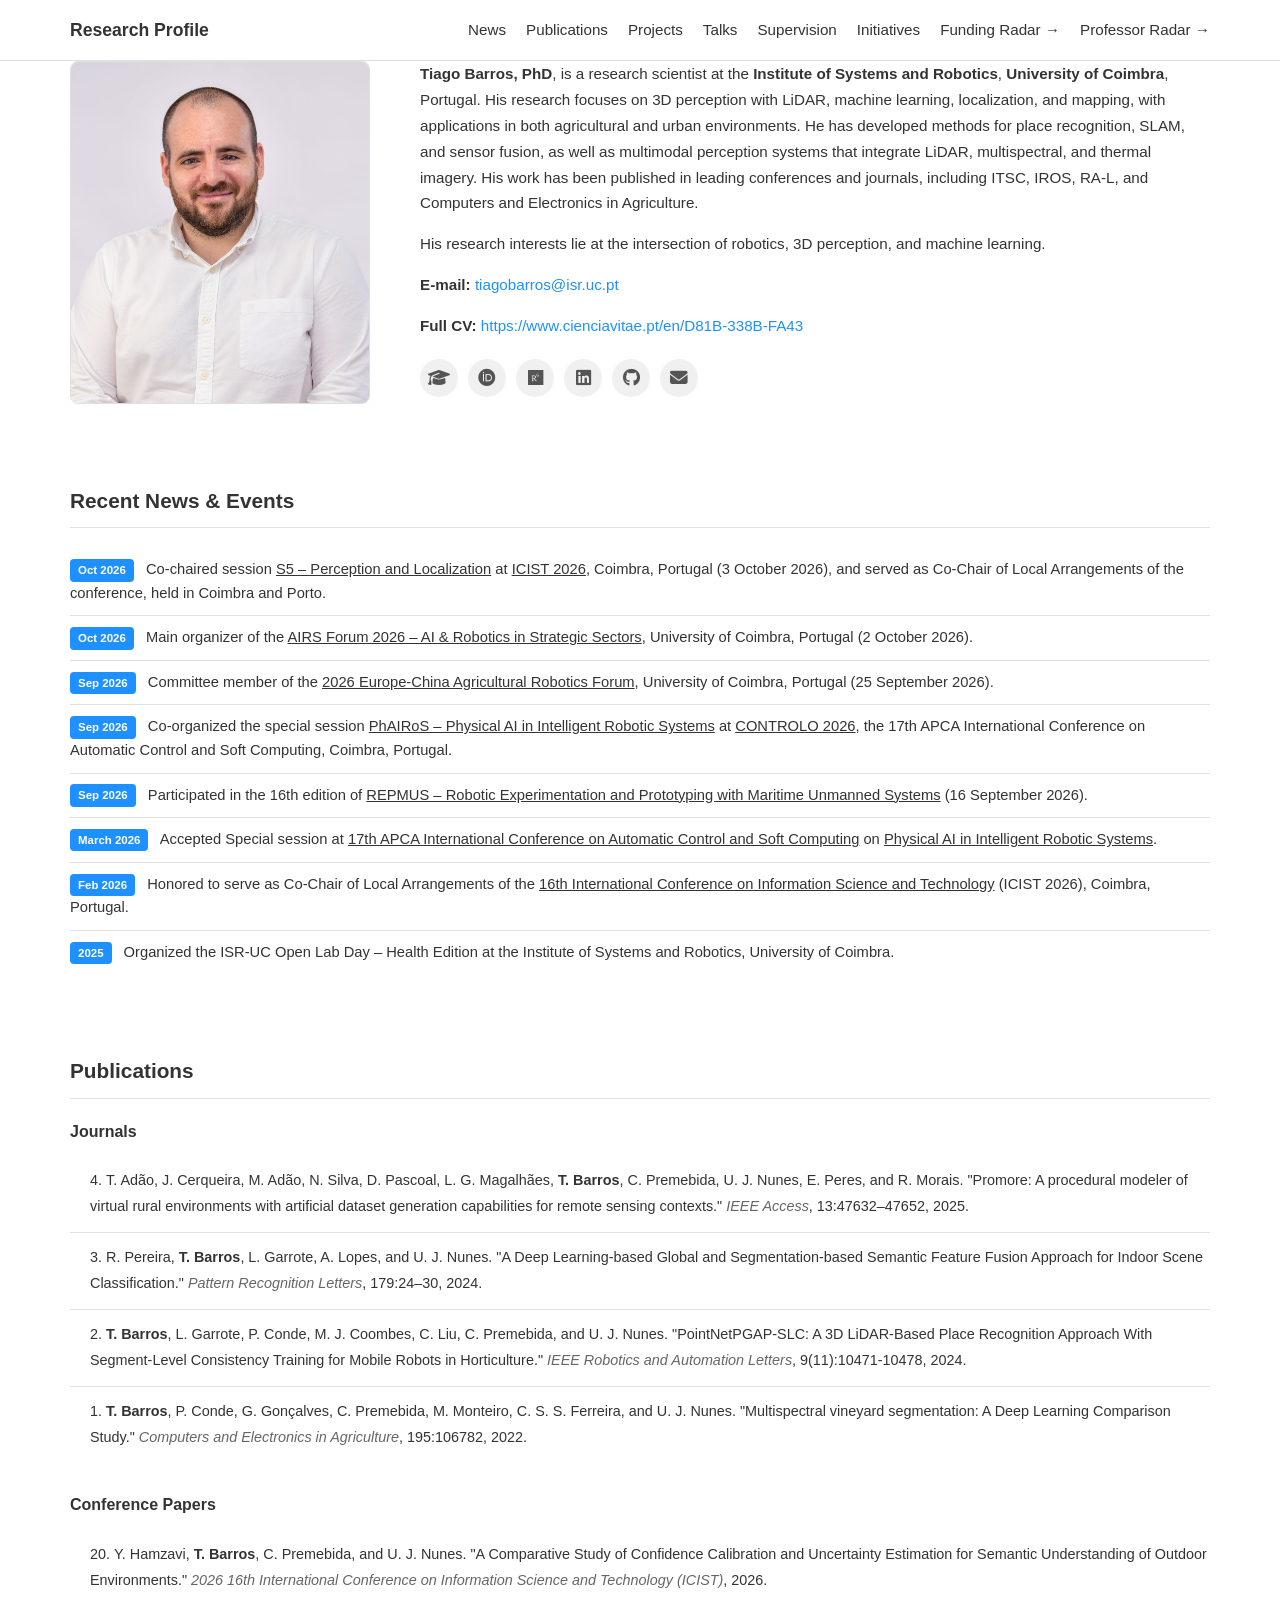
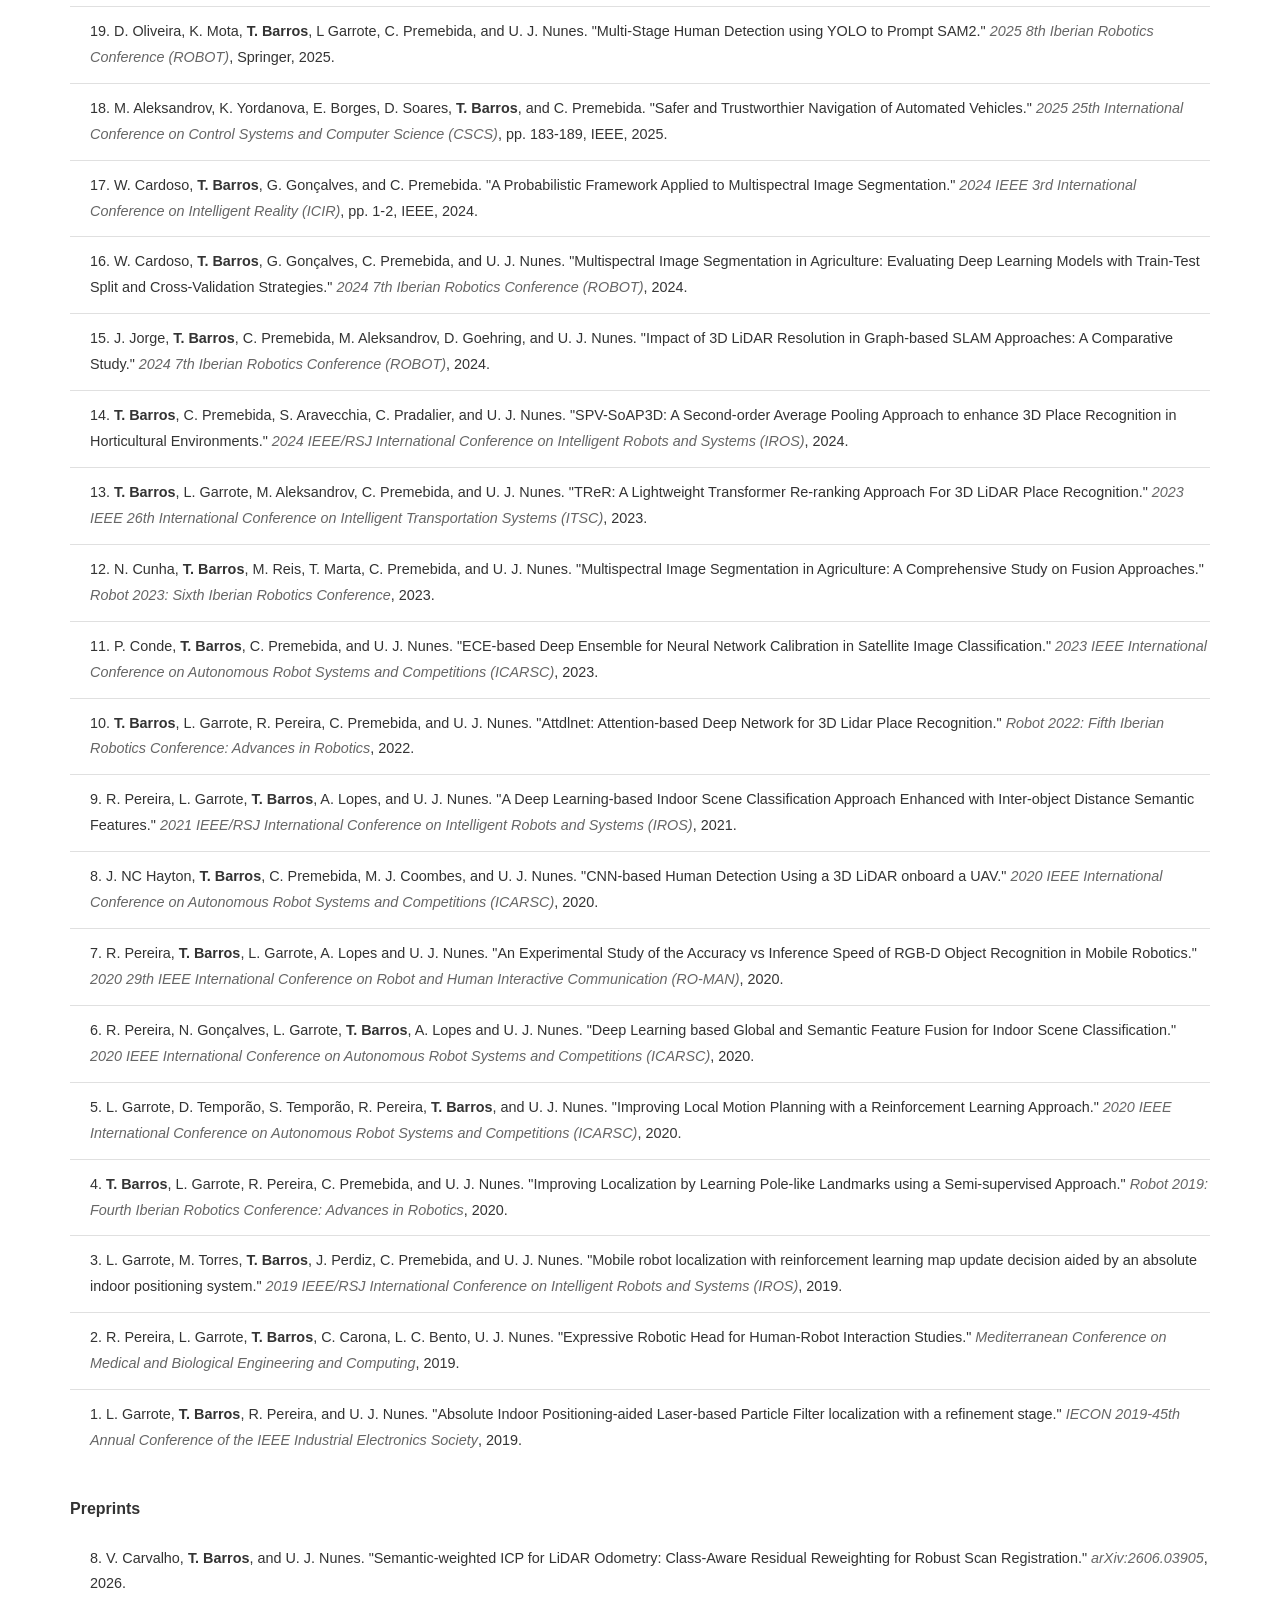
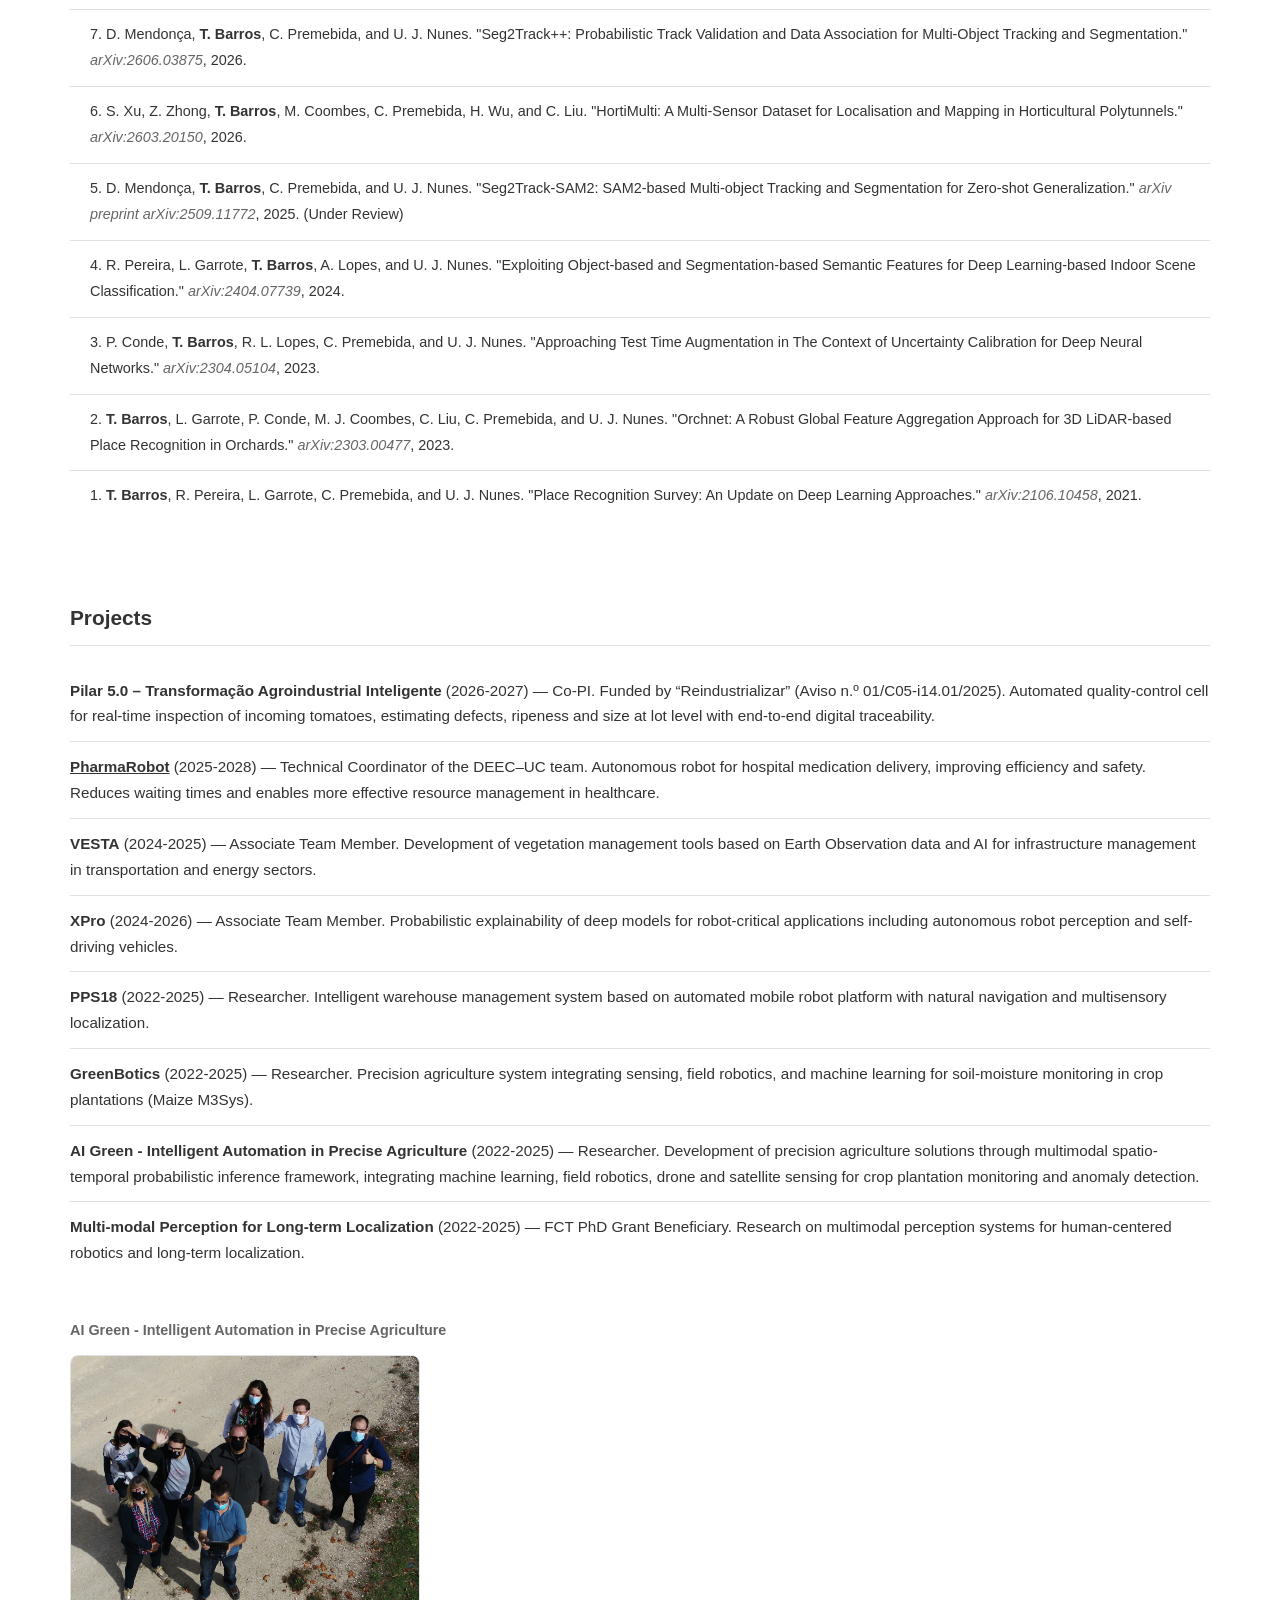
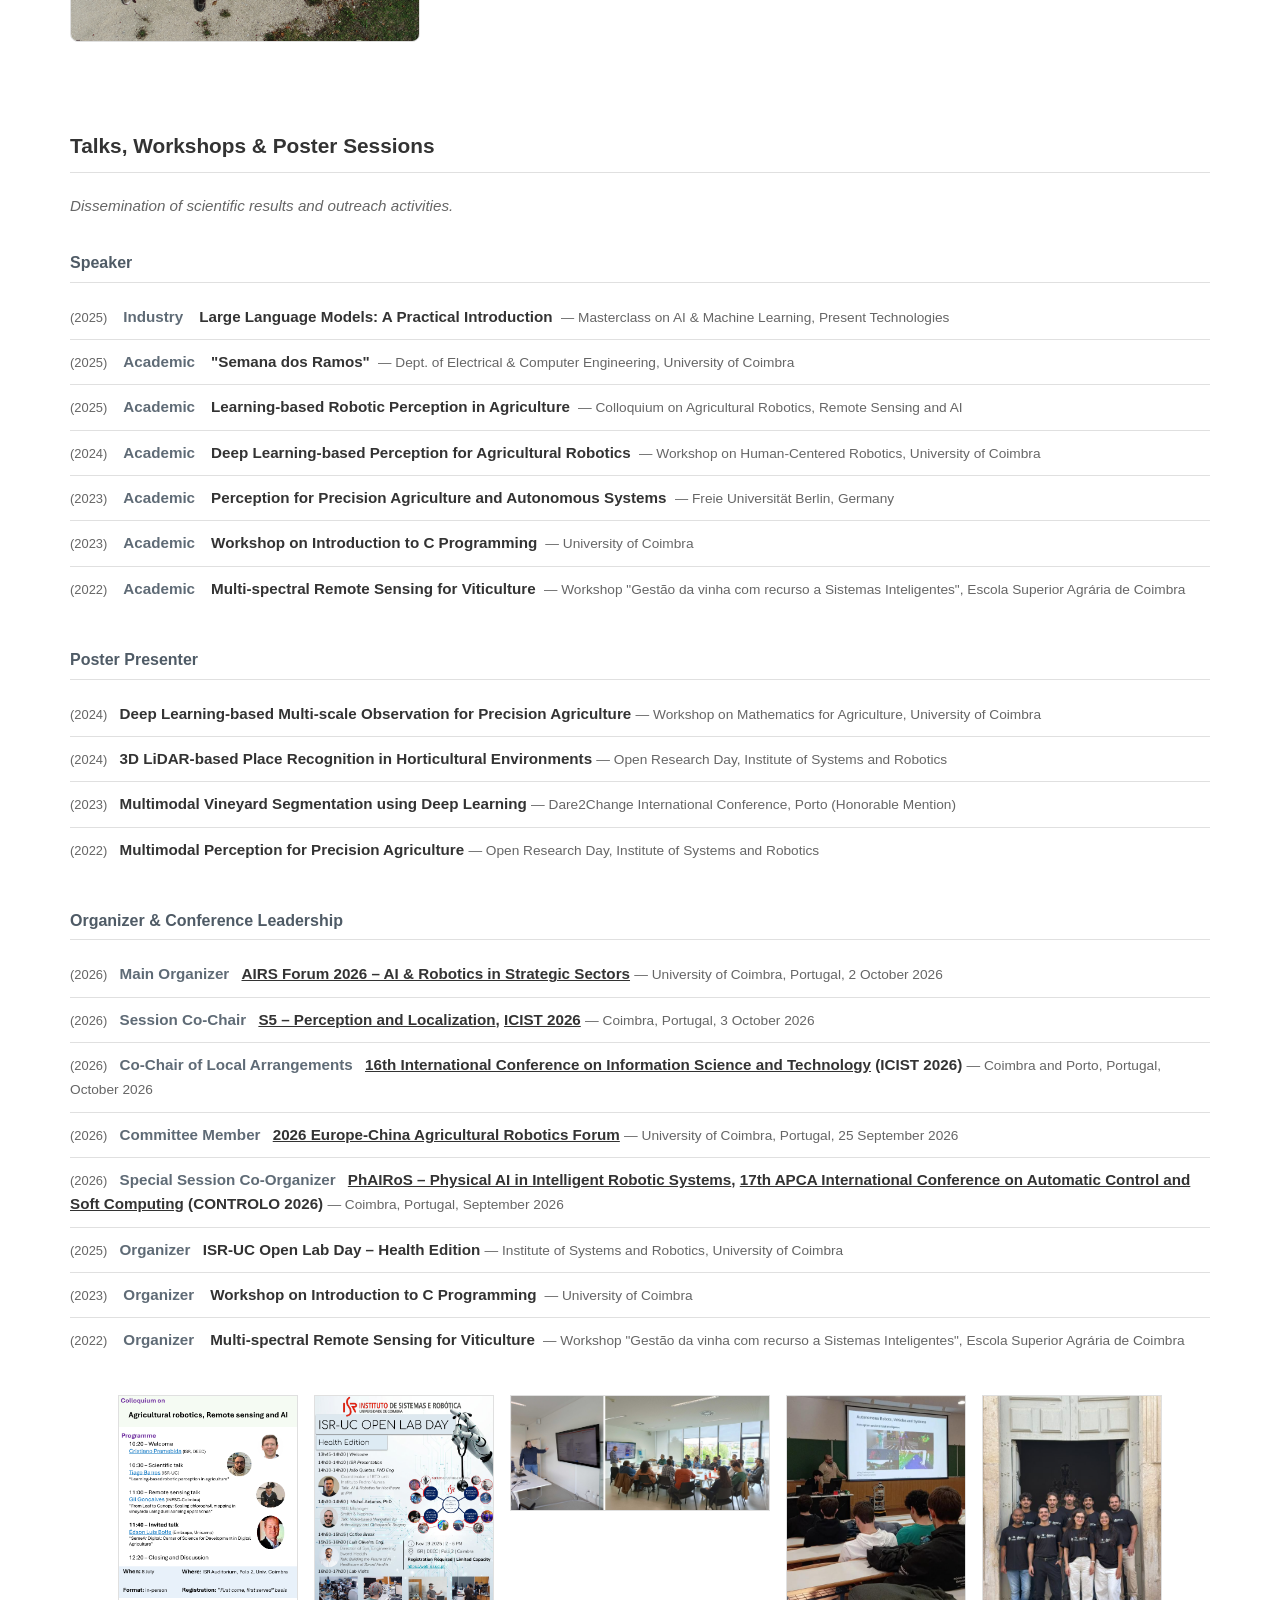
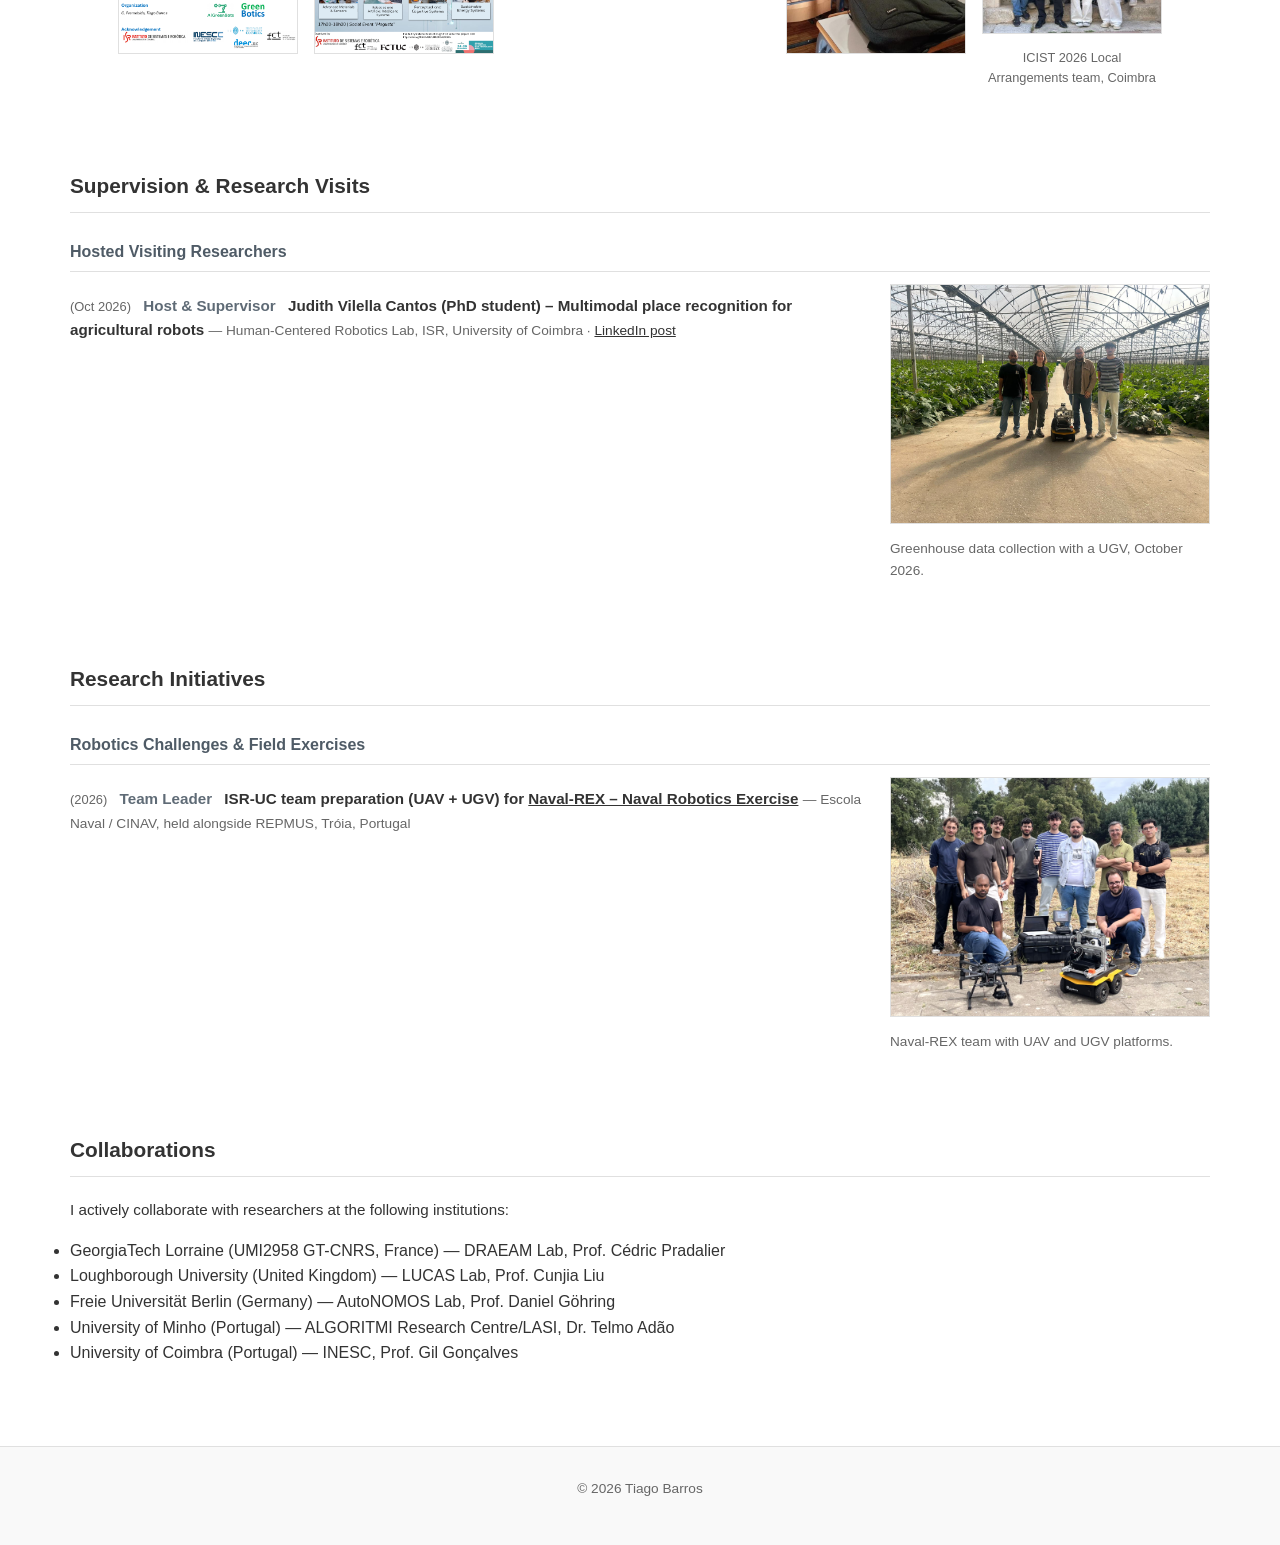
<file: index.html>
<!DOCTYPE html>
<html lang="en">
<head>
    <meta charset="UTF-8">
    <meta name="viewport" content="width=device-width, initial-scale=1.0">
    <title>Tiago Barros Research Profile</title>
    <meta name="description" content="Research scientist at ISR-UC. Expertise in 3D LiDAR perception, machine learning, robotics SLAM, and precision agriculture.">
    <link rel="stylesheet" href="assets/css/main.css?v=20260305-1">
    <link rel="stylesheet" href="https://cdnjs.cloudflare.com/ajax/libs/font-awesome/6.5.0/css/all.min.css">

</head>
<body>
    <div class="wrapper">
        <!-- Navigation -->
        <nav class="navbar">
            <div class="container">
                <div class="nav-brand">Research Profile</div>
                <button class="nav-toggle" aria-label="Open menu" aria-expanded="false">
                    <span></span>
                    <span></span>
                    <span></span>
                </button>
                <ul class="nav-menu">
                    <li><a href="#news">News</a></li>
                    <li><a href="#publications">Publications</a></li>
                    <li><a href="#projects">Projects</a></li>
                    <li><a href="#teaching">Talks</a></li>
                    <li><a href="#supervision">Supervision</a></li>
                    <li><a href="#initiatives">Initiatives</a></li>
                    <li><a href="funding-radar/index.html" target="_blank">Funding Radar →</a></li>
                    <li><a href="professor-radar/index.html" target="_blank">Professor Radar →</a></li>

                </ul>
            </div>
        </nav>

        <main class="container">
            <!-- Welcome Section with Photo -->
            <section class="welcome">
                <div class="welcome-content">
                    <div class="photo-container">
                        <img src="assets/images/tiago.png" alt="Research Profile" class="profile-photo">
                    </div>
                    <div class="welcome-text">
                        <p>
                            <strong>Tiago Barros, PhD</strong>, is a research scientist at the <strong>Institute of Systems and Robotics</strong>, <strong>University of Coimbra</strong>, Portugal. His research focuses on 3D perception with LiDAR, machine learning, localization, and mapping, with applications in both agricultural and urban environments. He has developed methods for place recognition, SLAM, and sensor fusion, as well as multimodal perception systems that integrate LiDAR, multispectral, and thermal imagery. His work has been published in leading conferences and journals, including ITSC, IROS, RA-L, and Computers and Electronics in Agriculture.
                        </p>

                        <p>
                            His research interests lie at the intersection of robotics, 3D perception, and machine learning.
                        </p>

                        <!-- Contact Links -->
                        <div class="contact-links">
                            <p>
                                <strong>E-mail:</strong> <a href="mailto:tiagobarros@isr.uc.pt">tiagobarros@isr.uc.pt</a>
                            </p>
                            <p>
                                <strong>Full CV:</strong> <a href="https://www.cienciavitae.pt/en/D81B-338B-FA43" target="_blank">https://www.cienciavitae.pt/en/D81B-338B-FA43</a>
                            </p>
                        </div>

                        <!-- Social Icons -->
                        <div class="social-icons">
                            <a href="https://scholar.google.com/citations?user=mabN76EAAAAJ&hl=pt-PT&authuser=1" target="_blank" title="Google Scholar"><i class="fa-solid fa-graduation-cap"></i></a>
                            <a href="https://orcid.org/0000-0001-7574-3819" target="_blank" title="ORCID"><i class="fa-brands fa-orcid"></i></a>
                            <a href="https://www.researchgate.net/profile/Tiago-Barros-15?ev=hdr_xprf" target="_blank" title="ResearchGate"><i class="fa-brands fa-researchgate"></i></a>
                            <a href="https://www.linkedin.com/in/tiago-barros-7590a735/" target="_blank" title="LinkedIn"><i class="fa-brands fa-linkedin"></i></a>
                            <a href="https://github.com/Cybonic" target="_blank" title="GitHub"><i class="fa-brands fa-github"></i></a>
                            <a href="mailto:tiagobarros@isr.uc.pt" title="Email"><i class="fa-solid fa-envelope"></i></a>
                        </div>
                    </div>
                </div>
            </section>

            <!-- News Section -->
            <section id="news" class="news">
                <h2>Recent News & Events</h2>
                <ul class="news-list">
                    <li class="news-item">
                        <span class="news-date">Oct 2026</span> Co-chaired session <a href="https://conference.cs.cityu.edu.hk/icist/program/ICIST%202026%20Program%20v3.pdf" target="_blank">S5 – Perception and Localization</a> at <a href="https://conference.cs.cityu.edu.hk/icist/" target="_blank">ICIST 2026</a>, Coimbra, Portugal (3 October 2026), and served as Co-Chair of Local Arrangements of the conference, held in Coimbra and Porto.
                    </li>
                    <li class="news-item">
                        <span class="news-date">Oct 2026</span> Main organizer of the <a href="https://airsforum.isr.uc.pt/" target="_blank">AIRS Forum 2026 – AI &amp; Robotics in Strategic Sectors</a>, University of Coimbra, Portugal (2 October 2026).
                    </li>
                    <li class="news-item">
                        <span class="news-date">Sep 2026</span> Committee member of the <a href="https://www.ecar-forum.com/" target="_blank">2026 Europe-China Agricultural Robotics Forum</a>, University of Coimbra, Portugal (25 September 2026).
                    </li>
                    <li class="news-item">
                        <span class="news-date">Sep 2026</span> Co-organized the special session <a href="https://controlo2026.apca.pt/wp-content/uploads/2026/04/SS08.pdf" target="_blank">PhAIRoS – Physical AI in Intelligent Robotic Systems</a> at <a href="https://controlo2026.apca.pt" target="_blank">CONTROLO 2026</a>, the 17th APCA International Conference on Automatic Control and Soft Computing, Coimbra, Portugal.
                    </li>
                    <li class="news-item">
                        <span class="news-date">Sep 2026</span> Participated in the 16th edition of <a href="https://www.nato.int/en/news-and-events/articles/news/2026/10/08/repmus-2026-in-portugal-brings-together-nato-allies-to-test-uncrewed-maritime-systems" target="_blank">REPMUS – Robotic Experimentation and Prototyping with Maritime Unmanned Systems</a> (16 September 2026).
                    </li>
                    <li class="news-item">
                        <span class="news-date">March 2026</span> Accepted Special session at <a href="https://controlo2026.apca.pt" target="_blank">17th APCA International Conference on Automatic Control and Soft Computing</a> on   <a href="https://controlo2026.apca.pt/wp-content/uploads/2026/04/SS08.pdf" target="_blank">Physical AI in Intelligent Robotic Systems</a>.
                    </li>
                    <li class="news-item">
                        <span class="news-date">Feb 2026</span> Honored to serve as Co-Chair of Local Arrangements of the <a href="https://conference.cs.cityu.edu.hk/icist/" target="_blank">16th International Conference on Information Science and Technology</a> (ICIST 2026), Coimbra, Portugal.
                    </li>
                    <li class="news-item">
                        <span class="news-date">2025</span> Organized the ISR-UC Open Lab Day – Health Edition at the Institute of Systems and Robotics, University of Coimbra.
                    </li>
                </ul>
            </section>

            <!-- Publications Section -->
            <section id="publications" class="publications">
                <h2>Publications</h2>
                
                <h3>Journals</h3>
                <ol class="pub-list" reversed>
                    <li>
                        T. Adão, J. Cerqueira, M. Adão, N. Silva, D. Pascoal, L. G. Magalhães, <strong>T. Barros</strong>, C. Premebida, U. J. Nunes, E. Peres, and R. Morais. 
                        "Promore: A procedural modeler of virtual rural environments with artificial dataset generation capabilities for remote sensing contexts." 
                        <em>IEEE Access</em>, 13:47632–47652, 2025.
                    </li>
                    <li>
                        R. Pereira, <strong>T. Barros</strong>, L. Garrote, A. Lopes, and U. J. Nunes. 
                        "A Deep Learning-based Global and Segmentation-based Semantic Feature Fusion Approach for Indoor Scene Classification." 
                        <em>Pattern Recognition Letters</em>, 179:24–30, 2024.
                    </li>
                    <li>
                        <strong>T. Barros</strong>, L. Garrote, P. Conde, M. J. Coombes, C. Liu, C. Premebida, and U. J. Nunes. 
                        "PointNetPGAP-SLC: A 3D LiDAR-Based Place Recognition Approach With Segment-Level Consistency Training for Mobile Robots in Horticulture." 
                        <em>IEEE Robotics and Automation Letters</em>, 9(11):10471-10478, 2024.
                    </li>
                    <li>
                        <strong>T. Barros</strong>, P. Conde, G. Gonçalves, C. Premebida, M. Monteiro, C. S. S. Ferreira, and U. J. Nunes. 
                        "Multispectral vineyard segmentation: A Deep Learning Comparison Study." 
                        <em>Computers and Electronics in Agriculture</em>, 195:106782, 2022.
                    </li>
                </ol>

                <h3>Conference Papers</h3>
                <ol class="pub-list" reversed>
                    <li>
                        Y. Hamzavi, <strong>T. Barros</strong>, C. Premebida, and U. J. Nunes. 
                        "A Comparative Study of Confidence Calibration and Uncertainty Estimation for Semantic Understanding of Outdoor Environments." 
                        <em>2026 16th International Conference on Information Science and Technology (ICIST)</em>, 2026.
                    </li>
                    <li>
                        D. Oliveira, K. Mota, <strong>T. Barros</strong>, L Garrote, C. Premebida, and U. J. Nunes. 
                        "Multi-Stage Human Detection using YOLO to Prompt SAM2." 
                        <em>2025 8th Iberian Robotics Conference (ROBOT)</em>, Springer, 2025.
                    </li>
                    <li>
                        M. Aleksandrov, K. Yordanova, E. Borges, D. Soares, <strong>T. Barros</strong>, and C. Premebida. 
                        "Safer and Trustworthier Navigation of Automated Vehicles." 
                        <em>2025 25th International Conference on Control Systems and Computer Science (CSCS)</em>, pp. 183-189, IEEE, 2025.
                    </li>
                    <li>
                        W. Cardoso, <strong>T. Barros</strong>, G. Gonçalves, and C. Premebida. 
                        "A Probabilistic Framework Applied to Multispectral Image Segmentation." 
                        <em>2024 IEEE 3rd International Conference on Intelligent Reality (ICIR)</em>, pp. 1-2, IEEE, 2024.
                    </li>
                    <li>
                        W. Cardoso, <strong>T. Barros</strong>, G. Gonçalves, C. Premebida, and U. J. Nunes. 
                        "Multispectral Image Segmentation in Agriculture: Evaluating Deep Learning Models with Train-Test Split and Cross-Validation Strategies." 
                        <em>2024 7th Iberian Robotics Conference (ROBOT)</em>, 2024.
                    </li>
                    <li>
                        J. Jorge, <strong>T. Barros</strong>, C. Premebida, M. Aleksandrov, D. Goehring, and U. J. Nunes. 
                        "Impact of 3D LiDAR Resolution in Graph-based SLAM Approaches: A Comparative Study." 
                        <em>2024 7th Iberian Robotics Conference (ROBOT)</em>, 2024.
                    </li>
                    <li>
                        <strong>T. Barros</strong>, C. Premebida, S. Aravecchia, C. Pradalier, and U. J. Nunes. 
                        "SPV-SoAP3D: A Second-order Average Pooling Approach to enhance 3D Place Recognition in Horticultural Environments." 
                        <em>2024 IEEE/RSJ International Conference on Intelligent Robots and Systems (IROS)</em>, 2024.
                    </li>
                    <li>
                        <strong>T. Barros</strong>, L. Garrote, M. Aleksandrov, C. Premebida, and U. J. Nunes. 
                        "TReR: A Lightweight Transformer Re-ranking Approach For 3D LiDAR Place Recognition." 
                        <em>2023 IEEE 26th International Conference on Intelligent Transportation Systems (ITSC)</em>, 2023.
                    </li>
                    <li>
                        N. Cunha, <strong>T. Barros</strong>, M. Reis, T. Marta, C. Premebida, and U. J. Nunes. 
                        "Multispectral Image Segmentation in Agriculture: A Comprehensive Study on Fusion Approaches." 
                        <em>Robot 2023: Sixth Iberian Robotics Conference</em>, 2023.
                    </li>
                    <li>
                        P. Conde, <strong>T. Barros</strong>, C. Premebida, and U. J. Nunes. 
                        "ECE-based Deep Ensemble for Neural Network Calibration in Satellite Image Classification." 
                        <em>2023 IEEE International Conference on Autonomous Robot Systems and Competitions (ICARSC)</em>, 2023.
                    </li>
                    <li>
                        <strong>T. Barros</strong>, L. Garrote, R. Pereira, C. Premebida, and U. J. Nunes. 
                        "Attdlnet: Attention-based Deep Network for 3D Lidar Place Recognition." 
                        <em>Robot 2022: Fifth Iberian Robotics Conference: Advances in Robotics</em>, 2022.
                    </li>
                    <li>
                        R. Pereira, L. Garrote, <strong>T. Barros</strong>, A. Lopes, and U. J. Nunes. 
                        "A Deep Learning-based Indoor Scene Classification Approach Enhanced with Inter-object Distance Semantic Features." 
                        <em>2021 IEEE/RSJ International Conference on Intelligent Robots and Systems (IROS)</em>, 2021.
                    </li>
                    <li>
                        J. NC Hayton, <strong>T. Barros</strong>, C. Premebida, M. J. Coombes, and U. J. Nunes. 
                        "CNN-based Human Detection Using a 3D LiDAR onboard a UAV." 
                        <em>2020 IEEE International Conference on Autonomous Robot Systems and Competitions (ICARSC)</em>, 2020.
                    </li>
                    <li>
                        R. Pereira, <strong>T. Barros</strong>, L. Garrote, A. Lopes and U. J. Nunes. 
                        "An Experimental Study of the Accuracy vs Inference Speed of RGB-D Object Recognition in Mobile Robotics." 
                        <em>2020 29th IEEE International Conference on Robot and Human Interactive Communication (RO-MAN)</em>, 2020.
                    </li>
                    <li>
                        R. Pereira, N. Gonçalves, L. Garrote, <strong>T. Barros</strong>, A. Lopes and U. J. Nunes. 
                        "Deep Learning based Global and Semantic Feature Fusion for Indoor Scene Classification." 
                        <em>2020 IEEE International Conference on Autonomous Robot Systems and Competitions (ICARSC)</em>, 2020.
                    </li>
                    <li>
                        L. Garrote, D. Temporão, S. Temporão, R. Pereira, <strong>T. Barros</strong>, and U. J. Nunes. 
                        "Improving Local Motion Planning with a Reinforcement Learning Approach." 
                        <em>2020 IEEE International Conference on Autonomous Robot Systems and Competitions (ICARSC)</em>, 2020.
                    </li>
                    <li>
                        <strong>T. Barros</strong>, L. Garrote, R. Pereira, C. Premebida, and U. J. Nunes. 
                        "Improving Localization by Learning Pole-like Landmarks using a Semi-supervised Approach." 
                        <em>Robot 2019: Fourth Iberian Robotics Conference: Advances in Robotics</em>, 2020.
                    </li>
                    <li>
                        L. Garrote, M. Torres, <strong>T. Barros</strong>, J. Perdiz, C. Premebida, and U. J. Nunes. 
                        "Mobile robot localization with reinforcement learning map update decision aided by an absolute indoor positioning system." 
                        <em>2019 IEEE/RSJ International Conference on Intelligent Robots and Systems (IROS)</em>, 2019.
                    </li>
                    <li>
                        R. Pereira, L. Garrote, <strong>T. Barros</strong>, C. Carona, L. C. Bento, U. J. Nunes. 
                        "Expressive Robotic Head for Human-Robot Interaction Studies." 
                        <em>Mediterranean Conference on Medical and Biological Engineering and Computing</em>, 2019.
                    </li>
                    <li>
                        L. Garrote, <strong>T. Barros</strong>, R. Pereira, and U. J. Nunes. 
                        "Absolute Indoor Positioning-aided Laser-based Particle Filter localization with a refinement stage." 
                        <em>IECON 2019-45th Annual Conference of the IEEE Industrial Electronics Society</em>, 2019.
                    </li>
                </ol>

                <h3>Preprints</h3>
                <ol class="pub-list" reversed>
                    <li>
                        V. Carvalho, <strong>T. Barros</strong>, and U. J. Nunes. 
                        "Semantic-weighted ICP for LiDAR Odometry: Class-Aware Residual Reweighting for Robust Scan Registration." 
                        <em>arXiv:2606.03905</em>, 2026.
                    </li>
                    <li>
                        D. Mendonça, <strong>T. Barros</strong>, C. Premebida, and U. J. Nunes. 
                        "Seg2Track++: Probabilistic Track Validation and Data Association for Multi-Object Tracking and Segmentation." 
                        <em>arXiv:2606.03875</em>, 2026.
                    </li>
                    <li>
                        S. Xu, Z. Zhong, <strong>T. Barros</strong>, M. Coombes, C. Premebida, H. Wu, and C. Liu. 
                        "HortiMulti: A Multi-Sensor Dataset for Localisation and Mapping in Horticultural Polytunnels." 
                        <em>arXiv:2603.20150</em>, 2026.
                    </li>
                    <li>
                        D. Mendonça, <strong>T. Barros</strong>, C. Premebida, and U. J. Nunes. 
                        "Seg2Track-SAM2: SAM2-based Multi-object Tracking and Segmentation for Zero-shot Generalization." 
                        <em>arXiv preprint arXiv:2509.11772</em>, 2025. (Under Review)
                    </li>
                    <li>
                        R. Pereira, L. Garrote, <strong>T. Barros</strong>, A. Lopes, and U. J. Nunes. 
                        "Exploiting Object-based and Segmentation-based Semantic Features for Deep Learning-based Indoor Scene Classification." 
                        <em>arXiv:2404.07739</em>, 2024.
                    </li>
                    <li>
                        P. Conde, <strong>T. Barros</strong>, R. L. Lopes, C. Premebida, and U. J. Nunes. 
                        "Approaching Test Time Augmentation in The Context of Uncertainty Calibration for Deep Neural Networks." 
                        <em>arXiv:2304.05104</em>, 2023.
                    </li>
                    <li>
                        <strong>T. Barros</strong>, L. Garrote, P. Conde, M. J. Coombes, C. Liu, C. Premebida, and U. J. Nunes. 
                        "Orchnet: A Robust Global Feature Aggregation Approach for 3D LiDAR-based Place Recognition in Orchards." 
                        <em>arXiv:2303.00477</em>, 2023.
                    </li>
                    <li>
                        <strong>T. Barros</strong>, R. Pereira, L. Garrote, C. Premebida, and U. J. Nunes. 
                        "Place Recognition Survey: An Update on Deep Learning Approaches." 
                        <em>arXiv:2106.10458</em>, 2021.
                    </li>
                </ol>
            </section>

            <!-- Projects Section -->
            <section id="projects" class="projects">
                <h2>Projects</h2>
                
                <ul class="projects-list">
                    <li>
                        <strong>Pilar 5.0 – Transformação Agroindustrial Inteligente</strong> (2026-2027) — Co-PI. Funded by “Reindustrializar” (Aviso n.º 01/C05-i14.01/2025).
                        Automated quality-control cell for real-time inspection of incoming tomatoes, estimating defects, ripeness and size at lot level with end-to-end digital traceability.
                    </li>
                    <li>
                        <strong><a href="https://www.uc.pt/spgi/dpa/projetos-cof-ue/pharmarobot-robo-logistico-de-distribuicao-de-farmacos-urgentes/" target="_blank">PharmaRobot</a></strong> (2025-2028) — Technical Coordinator of the DEEC–UC team. 
                        Autonomous robot for hospital medication delivery, improving efficiency and safety. Reduces waiting times and enables more effective resource management in healthcare.
                    </li>
                    <li>
                        <strong>VESTA</strong> (2024-2025) — Associate Team Member. 
                        Development of vegetation management tools based on Earth Observation data and AI for infrastructure management in transportation and energy sectors.
                    </li>
                    <li>
                        <strong>XPro</strong> (2024-2026) — Associate Team Member. 
                        Probabilistic explainability of deep models for robot-critical applications including autonomous robot perception and self-driving vehicles.
                    </li>
                    <li>
                        <strong>PPS18</strong> (2022-2025) — Researcher. 
                        Intelligent warehouse management system based on automated mobile robot platform with natural navigation and multisensory localization.
                    </li>
                    <li>
                        <strong>GreenBotics</strong> (2022-2025) — Researcher. 
                        Precision agriculture system integrating sensing, field robotics, and machine learning for soil-moisture monitoring in crop plantations (Maize M3Sys).
                    </li>
                    <li>
                        <strong>AI Green - Intelligent Automation in Precise Agriculture</strong> (2022-2025) — Researcher. 
                        Development of precision agriculture solutions through multimodal spatio-temporal probabilistic inference framework, integrating machine learning, field robotics, drone and satellite sensing for crop plantation monitoring and anomaly detection.
                    </li>
                    <li>
                        <strong>Multi-modal Perception for Long-term Localization</strong> (2022-2025) — FCT PhD Grant Beneficiary. 
                        Research on multimodal perception systems for human-centered robotics and long-term localization.
                    </li>
                </ul>

                <!-- Team Photo - AI Green Project -->
                <div class="team-photo" style="margin-top: 40px;">
                    <p style="font-size: 0.9em; color: var(--text-light); margin-bottom: 12px;">
                        <strong>AI Green - Intelligent Automation in Precise Agriculture</strong>
                    </p>
                    <img src="assets/images/team.png" alt="AI Green Team" style="max-width: 350px; height: auto; border-radius: 8px; border: 1px solid var(--border);">
                </div>
            </section>

            <!-- Teaching Section -->
            <section id="teaching" class="teaching">
                <h2>Talks, Workshops & Poster Sessions</h2>
                <p style="font-style: italic; color: var(--text-light); margin-bottom: 25px;">Dissemination of scientific results and outreach activities.</p>

                <!-- Speaker -->
                <div class="talks-role talks-role--speaker">
                    <h3>Speaker</h3>
                    <div class="talks-list">
                        <div class="talk-entry talk-entry--single-line">
                            <span class="talk-year">(2025)</span>
                            <span class="talk-role-label">Industry</span>
                            <span class="talk-title">Large Language Models: A Practical Introduction</span>
                            <span class="talk-location">Masterclass on AI & Machine Learning, Present Technologies</span>
                        </div>
                        <div class="talk-entry talk-entry--single-line">
                            <span class="talk-year">(2025)</span>
                            <span class="talk-role-label">Academic</span>
                            <span class="talk-title">"Semana dos Ramos"</span>
                            <span class="talk-location">Dept. of Electrical & Computer Engineering, University of Coimbra</span>
                        </div>
                        <div class="talk-entry talk-entry--single-line">
                            <span class="talk-year">(2025)</span>
                            <span class="talk-role-label">Academic</span>
                            <span class="talk-title">Learning-based Robotic Perception in Agriculture</span>
                            <span class="talk-location">Colloquium on Agricultural Robotics, Remote Sensing and AI</span>
                        </div>
                        <div class="talk-entry talk-entry--single-line">
                            <span class="talk-year">(2024)</span>
                            <span class="talk-role-label">Academic</span>
                            <span class="talk-title">Deep Learning-based Perception for Agricultural Robotics</span>
                            <span class="talk-location">Workshop on Human-Centered Robotics, University of Coimbra</span>
                        </div>
                        <div class="talk-entry talk-entry--single-line">
                            <span class="talk-year">(2023)</span>
                            <span class="talk-role-label">Academic</span>
                            <span class="talk-title">Perception for Precision Agriculture and Autonomous Systems</span>
                            <span class="talk-location">Freie Universität Berlin, Germany</span>
                        </div>
                        <div class="talk-entry talk-entry--single-line">
                            <span class="talk-year">(2023)</span>
                            <span class="talk-role-label">Academic</span>
                            <span class="talk-title">Workshop on Introduction to C Programming</span>
                            <span class="talk-location">University of Coimbra</span>
                        </div>
                        <div class="talk-entry talk-entry--single-line">
                            <span class="talk-year">(2022)</span>
                            <span class="talk-role-label">Academic</span>
                            <span class="talk-title">Multi-spectral Remote Sensing for Viticulture</span>
                            <span class="talk-location">Workshop "Gestão da vinha com recurso a Sistemas Inteligentes", Escola Superior Agrária de Coimbra</span>
                        </div>
                    </div>
                </div>

                <!-- Poster Presenter -->
                <div class="talks-role talks-role--poster">
                    <h3>Poster Presenter</h3>
                    <div class="talks-list">
                        <div class="talk-entry">
                            <span class="talk-year">(2024)</span>
                            <span class="talk-title">Deep Learning-based Multi-scale Observation for Precision Agriculture</span>
                            <span class="talk-location">Workshop on Mathematics for Agriculture, University of Coimbra</span>
                        </div>
                        <div class="talk-entry">
                            <span class="talk-year">(2024)</span>
                            <span class="talk-title">3D LiDAR-based Place Recognition in Horticultural Environments</span>
                            <span class="talk-location">Open Research Day, Institute of Systems and Robotics</span>
                        </div>
                        <div class="talk-entry">
                            <span class="talk-year">(2023)</span>
                            <span class="talk-title">Multimodal Vineyard Segmentation using Deep Learning</span>
                            <span class="talk-location">Dare2Change International Conference, Porto (Honorable Mention)</span>
                        </div>
                        <div class="talk-entry">
                            <span class="talk-year">(2022)</span>
                            <span class="talk-title">Multimodal Perception for Precision Agriculture</span>
                            <span class="talk-location">Open Research Day, Institute of Systems and Robotics</span>
                        </div>
                    </div>
                </div>

                <!-- Organizer / Organizing Team Member -->
                <div class="talks-role talks-role--organizer">
                    <h3>Organizer & Conference Leadership</h3>
                    <div class="talks-list">
                        <div class="talk-entry">
                            <span class="talk-year">(2026)</span>
                            <span class="talk-role-label">Main Organizer</span>
                            <span class="talk-title"><a href="https://airsforum.isr.uc.pt/" target="_blank">AIRS Forum 2026 – AI &amp; Robotics in Strategic Sectors</a></span>
                            <span class="talk-location">University of Coimbra, Portugal, 2 October 2026</span>
                        </div>
                        <div class="talk-entry">
                            <span class="talk-year">(2026)</span>
                            <span class="talk-role-label">Session Co-Chair</span>
                            <span class="talk-title"><a href="https://conference.cs.cityu.edu.hk/icist/program/ICIST%202026%20Program%20v3.pdf" target="_blank">S5 – Perception and Localization</a>, <a href="https://conference.cs.cityu.edu.hk/icist/" target="_blank">ICIST 2026</a></span>
                            <span class="talk-location">Coimbra, Portugal, 3 October 2026</span>
                        </div>
                        <div class="talk-entry">
                            <span class="talk-year">(2026)</span>
                            <span class="talk-role-label">Co-Chair of Local Arrangements</span>
                            <span class="talk-title"><a href="https://conference.cs.cityu.edu.hk/icist/" target="_blank">16th International Conference on Information Science and Technology</a> (ICIST 2026)</span>
                            <span class="talk-location">Coimbra and Porto, Portugal, October 2026</span>
                        </div>
                        <div class="talk-entry">
                            <span class="talk-year">(2026)</span>
                            <span class="talk-role-label">Committee Member</span>
                            <span class="talk-title"><a href="https://www.ecar-forum.com/" target="_blank">2026 Europe-China Agricultural Robotics Forum</a></span>
                            <span class="talk-location">University of Coimbra, Portugal, 25 September 2026</span>
                        </div>
                        <div class="talk-entry">
                            <span class="talk-year">(2026)</span>
                            <span class="talk-role-label">Special Session Co-Organizer</span>
                            <span class="talk-title"><a href="https://controlo2026.apca.pt/wp-content/uploads/2026/04/SS08.pdf" target="_blank">PhAIRoS – Physical AI in Intelligent Robotic Systems</a>, <a href="https://controlo2026.apca.pt" target="_blank">17th APCA International Conference on Automatic Control and Soft Computing</a> (CONTROLO 2026)</span>
                            <span class="talk-location">Coimbra, Portugal, September 2026</span>
                        </div>
                        <div class="talk-entry">
                            <span class="talk-year">(2025)</span>
                            <span class="talk-role-label">Organizer</span>
                            <span class="talk-title">ISR-UC Open Lab Day – Health Edition</span>
                            <span class="talk-location">Institute of Systems and Robotics, University of Coimbra</span>
                        </div>
                         <div class="talk-entry talk-entry--single-line">
                            <span class="talk-year">(2023)</span>
                            <span class="talk-role-label">Organizer</span>
                            <span class="talk-title">Workshop on Introduction to C Programming</span>
                            <span class="talk-location">University of Coimbra</span>
                        </div>
                        <div class="talk-entry talk-entry--single-line">
                            <span class="talk-year">(2022)</span>
                            <span class="talk-role-label">Organizer</span>
                            <span class="talk-title">Multi-spectral Remote Sensing for Viticulture</span>
                            <span class="talk-location">Workshop "Gestão da vinha com recurso a Sistemas Inteligentes", Escola Superior Agrária de Coimbra</span>
                        </div>
                    </div>
                </div>

                <!-- Colloquium Poster -->
                <div style="margin-top: 2rem; display: flex; gap: 1rem; justify-content: center; flex-wrap: nowrap; align-items: flex-start;">
                    <img src="assets/images/ARRSAI.png" alt="Colloquium on Agricultural Robotics, Remote Sensing and AI" style="max-width: 180px; width: 100%; height: auto; border: 1px solid #e0e0e0;" />
                    <img src="assets/images/openday.png" alt="ISR-UC Open Lab Day - Health Edition" style="max-width: 180px; width: 100%; height: auto; border: 1px solid #e0e0e0;" />
                    <img src="assets/images/masterclass.png" alt="Masterclass session" style="max-width: 260px; width: 100%; height: auto; border: 1px solid #e0e0e0;" />
                    <img src="assets/images/semanadosramos.png" alt="Semana dos Ramos - Autonomous Robots, Vehicles and Systems" style="max-width: 180px; width: 100%; height: auto; border: 1px solid #e0e0e0;" />
                    <figure style="margin: 0; max-width: 180px; width: 100%;">
                        <img src="assets/images/icist_team.jpeg" alt="ICIST 2026 Local Arrangements team, Coimbra" loading="lazy" style="width: 100%; height: auto; border: 1px solid #e0e0e0;" />
                        <figcaption style="font-size: 0.8em; color: #666666; margin-top: 0.4rem; text-align: center;">ICIST 2026 Local Arrangements team, Coimbra</figcaption>
                    </figure>
                </div>

            </section>

            <!-- Supervision & Research Visits Section -->
            <section id="supervision" class="teaching">
                <h2>Supervision &amp; Research Visits</h2>

                <div class="talks-role talks-role--organizer">
                    <h3>Hosted Visiting Researchers</h3>
                    <div style="display: flex; flex-wrap: wrap; gap: 1.5rem; align-items: flex-start;">
                        <div class="talks-list" style="flex: 1 1 320px;">
                            <div class="talk-entry">
                                <span class="talk-year">(Oct 2026)</span>
                                <span class="talk-role-label">Host &amp; Supervisor</span>
                                <span class="talk-title">Judith Vilella Cantos (PhD student) – Multimodal place recognition for agricultural robots</span>
                                <span class="talk-location">Human-Centered Robotics Lab, ISR, University of Coimbra · <a href="https://lnkd.in/p/eVWAg9Pn" target="_blank">LinkedIn post</a></span>
                            </div>
                        </div>
                        <figure style="flex: 0 1 320px; margin: 0;">
                            <img src="assets/images/judith_greenhouse.jpg" alt="Greenhouse data collection with a UGV at ISR-UC" loading="lazy" style="width: 100%; height: auto; border: 1px solid #e0e0e0;" />
                            <figcaption style="font-size: 0.85em; color: #666666; margin-top: 0.4rem;">Greenhouse data collection with a UGV, October 2026.</figcaption>
                        </figure>
                    </div>
                </div>
            </section>

            <!-- Research Initiatives Section -->
            <section id="initiatives" class="teaching">
                <h2>Research Initiatives</h2>

                <div class="talks-role talks-role--organizer">
                    <h3>Robotics Challenges &amp; Field Exercises</h3>
                    <div style="display: flex; flex-wrap: wrap; gap: 1.5rem; align-items: flex-start;">
                        <div class="talks-list" style="flex: 1 1 320px;">
                            <div class="talk-entry">
                                <span class="talk-year">(2026)</span>
                                <span class="talk-role-label">Team Leader</span>
                                <span class="talk-title">ISR-UC team preparation (UAV + UGV) for <a href="https://escolanaval.marinha.pt/pt/investigacao_web/Paginas/Naval-REX(UP).aspx" target="_blank">Naval-REX – Naval Robotics Exercise</a></span>
                                <span class="talk-location">Escola Naval / CINAV, held alongside REPMUS, Tróia, Portugal</span>
                            </div>
                        </div>
                        <figure style="flex: 0 1 320px; margin: 0;">
                            <img src="assets/images/naval_rex_team.jpg" alt="Naval-REX team with a UAV and a UGV" loading="lazy" style="width: 100%; height: auto; border: 1px solid #e0e0e0;" />
                            <figcaption style="font-size: 0.85em; color: #666666; margin-top: 0.4rem;">Naval-REX team with UAV and UGV platforms.</figcaption>
                        </figure>
                    </div>
                </div>
            </section>

            <!-- Collaborations Section -->
            <section class="collaborations">
                <h2>Collaborations</h2>
                <p>I actively collaborate with researchers at the following institutions:</p>
                <ul class="collab-list">
                    <li>GeorgiaTech Lorraine (UMI2958 GT-CNRS, France) — DRAEAM Lab, Prof. Cédric Pradalier</li>
                    <li>Loughborough University (United Kingdom) — LUCAS Lab, Prof. Cunjia Liu</li>
                    <li>Freie Universität Berlin (Germany) — AutoNOMOS Lab, Prof. Daniel Göhring</li>
                    <li>University of Minho (Portugal) — ALGORITMI Research Centre/LASI, Dr. Telmo Adão</li>
                    <li>University of Coimbra (Portugal) — INESC, Prof. Gil Gonçalves</li>
                </ul>
            </section>

        </main>

        <!-- Footer -->
        <footer class="footer">
            <div class="container">
                <p>&copy; 2026 Tiago Barros</p>
            </div>
        </footer>
    </div>

    <script src="assets/js/main.js"></script>
</body>
</html>
</file>
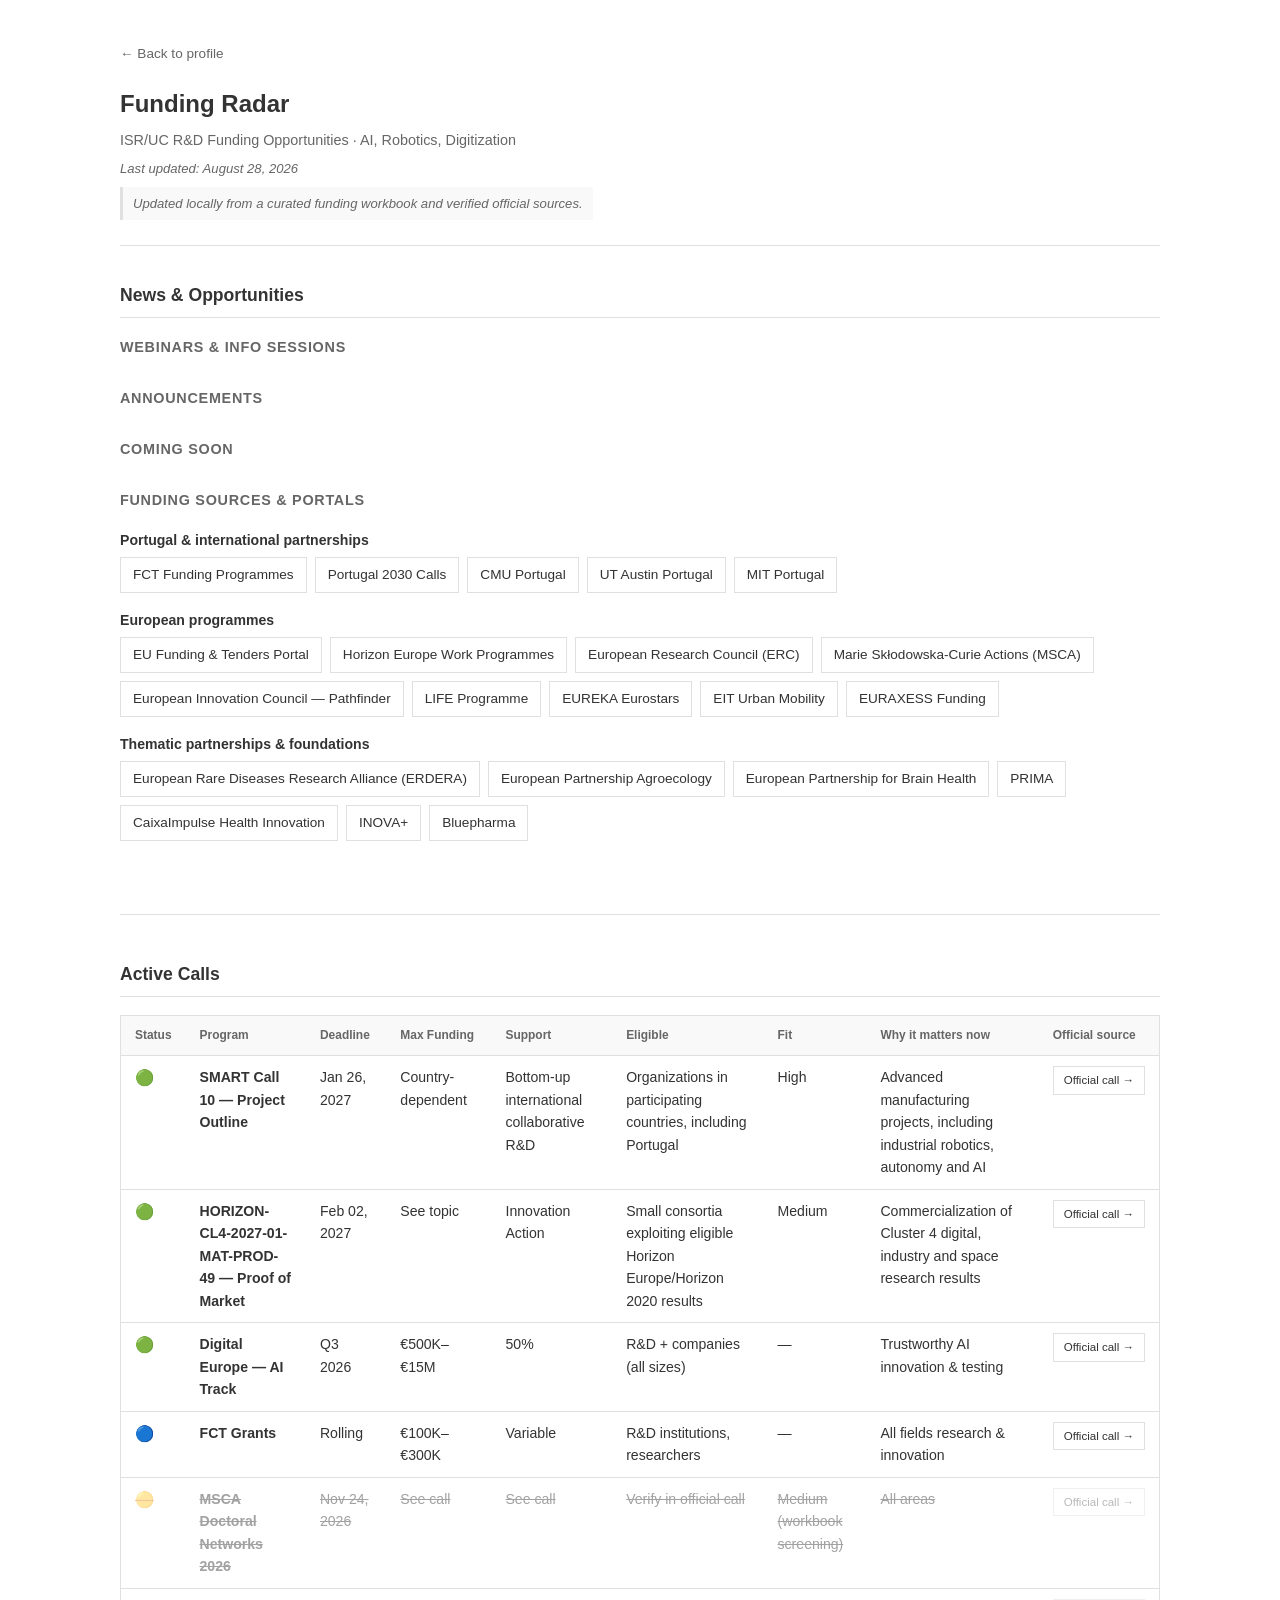
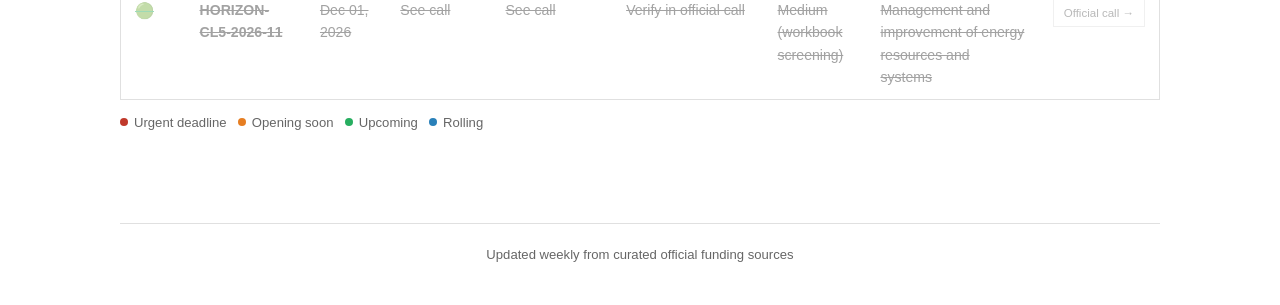
<file: funding-radar/index.html>
<!DOCTYPE html>
<html lang="en">
<head>
    <meta charset="UTF-8">
    <meta name="viewport" content="width=device-width, initial-scale=1.0">
    <title>Funding Radar — ISR/UC Research Opportunities</title>
    <link rel="stylesheet" href="style.css">
</head>
<body>
    <div class="container">
        <!-- Header -->
        <header class="header">
            <a href="../index.html" class="back-link">← Back to profile</a>
            <h1>Funding Radar</h1>
            <p class="subtitle">ISR/UC R&D Funding Opportunities · AI, Robotics, Digitization</p>
            <p class="timestamp" id="timestamp"></p>
            <p class="agent-note">Updated locally from a curated funding workbook and verified official sources.</p>
        </header>

        <!-- News Section -->
        <section class="section">
            <h2>News & Opportunities</h2>

            <div class="news-subsection">
                <h3>Webinars & Info Sessions</h3>
                <ul id="webinars-list" class="news-list">
                    <!-- Populated by JavaScript -->
                </ul>
            </div>

            <div class="news-subsection">
                <h3>Announcements</h3>
                <ul id="announcements-list" class="news-list">
                    <!-- Populated by JavaScript -->
                </ul>
            </div>

            <div class="news-subsection">
                <h3>Coming Soon</h3>
                <ul id="coming-soon-list" class="news-list">
                    <!-- Populated by JavaScript -->
                </ul>
            </div>

            <div class="news-subsection">
                <h3>Funding Sources &amp; Portals</h3>
                <h4>Portugal &amp; international partnerships</h4>
                <ul class="resources-list">
                    <li><a href="https://www.fct.pt/financiamento/programas-de-financiamento/" target="_blank" rel="noopener">FCT Funding Programmes</a></li>
                    <li><a href="https://portugal2030.pt/avisos/" target="_blank" rel="noopener">Portugal 2030 Calls</a></li>
                    <li><a href="https://cmuportugal.org/funding-opportunities/" target="_blank" rel="noopener">CMU Portugal</a></li>
                    <li><a href="https://utaustinportugal.org/funding/" target="_blank" rel="noopener">UT Austin Portugal</a></li>
                    <li><a href="https://mitportugal.org/" target="_blank" rel="noopener">MIT Portugal</a></li>
                </ul>
                <h4>European programmes</h4>
                <ul class="resources-list">
                    <li><a href="https://ec.europa.eu/info/funding-tenders/opportunities/portal/screen/home" target="_blank" rel="noopener">EU Funding &amp; Tenders Portal</a></li>
                    <li><a href="https://research-and-innovation.ec.europa.eu/funding/funding-opportunities/funding-programmes-and-open-calls/horizon-europe/horizon-europe-work-programmes_en" target="_blank" rel="noopener">Horizon Europe Work Programmes</a></li>
                    <li><a href="https://erc.europa.eu/apply-grant" target="_blank" rel="noopener">European Research Council (ERC)</a></li>
                    <li><a href="https://rea.ec.europa.eu/funding-and-grants/horizon-europe-marie-sklodowska-curie-actions_en" target="_blank" rel="noopener">Marie Skłodowska-Curie Actions (MSCA)</a></li>
                    <li><a href="https://eic.ec.europa.eu/eic-funding-opportunities/eic-pathfinder_en" target="_blank" rel="noopener">European Innovation Council — Pathfinder</a></li>
                    <li><a href="https://cinea.ec.europa.eu/programmes/life_en" target="_blank" rel="noopener">LIFE Programme</a></li>
                    <li><a href="https://www.eurekanetwork.org/programmes-and-calls/eurostars/" target="_blank" rel="noopener">EUREKA Eurostars</a></li>
                    <li><a href="https://www.eiturbanmobility.eu/opportunities/" target="_blank" rel="noopener">EIT Urban Mobility</a></li>
                    <li><a href="https://euraxess.ec.europa.eu/jobs/funding" target="_blank" rel="noopener">EURAXESS Funding</a></li>
                </ul>
                <h4>Thematic partnerships &amp; foundations</h4>
                <ul class="resources-list">
                    <li><a href="https://erdera.org/" target="_blank" rel="noopener">European Rare Diseases Research Alliance (ERDERA)</a></li>
                    <li><a href="https://www.agroecologypartnership.eu/" target="_blank" rel="noopener">European Partnership Agroecology</a></li>
                    <li><a href="https://www.brainhealth-partnership.eu/" target="_blank" rel="noopener">European Partnership for Brain Health</a></li>
                    <li><a href="https://prima-med.org/" target="_blank" rel="noopener">PRIMA</a></li>
                    <li><a href="https://caixaresearch.org/en/caixaimpulse-health-innovation-call" target="_blank" rel="noopener">CaixaImpulse Health Innovation</a></li>
                    <li><a href="https://www.inova.business/" target="_blank" rel="noopener">INOVA+</a></li>
                    <li><a href="https://www.bluepharma.pt/" target="_blank" rel="noopener">Bluepharma</a></li>
                </ul>
            </div>
        </section>

        <!-- Active Calls Section -->
        <section class="section">
            <h2>Active Calls</h2>
            <div class="table-wrapper">
                <table class="calls-table" id="calls-table">
                    <thead>
                        <tr>
                            <th>Status</th>
                            <th>Program</th>
                            <th>Deadline</th>
                            <th>Max Funding</th>
                            <th>Support</th>
                            <th>Eligible</th>
                            <th>Fit</th>
                            <th>Why it matters now</th>
                            <th>Official source</th>
                        </tr>
                    </thead>
                    <tbody id="calls-tbody">
                        <!-- Populated by JavaScript -->
                    </tbody>
                </table>
            </div>
            <p class="legend">
                <span class="legend-dot urgent"></span> Urgent deadline &nbsp;
                <span class="legend-dot soon"></span> Opening soon &nbsp;
                <span class="legend-dot coming"></span> Upcoming &nbsp;
                <span class="legend-dot ongoing"></span> Rolling
            </p>
        </section>

        <!-- Footer -->
        <footer class="footer">
            <p>Updated weekly from curated official funding sources</p>
        </footer>
    </div>

    <script src="script.js?v=20260828-1"></script>
</body>
</html>
</file>
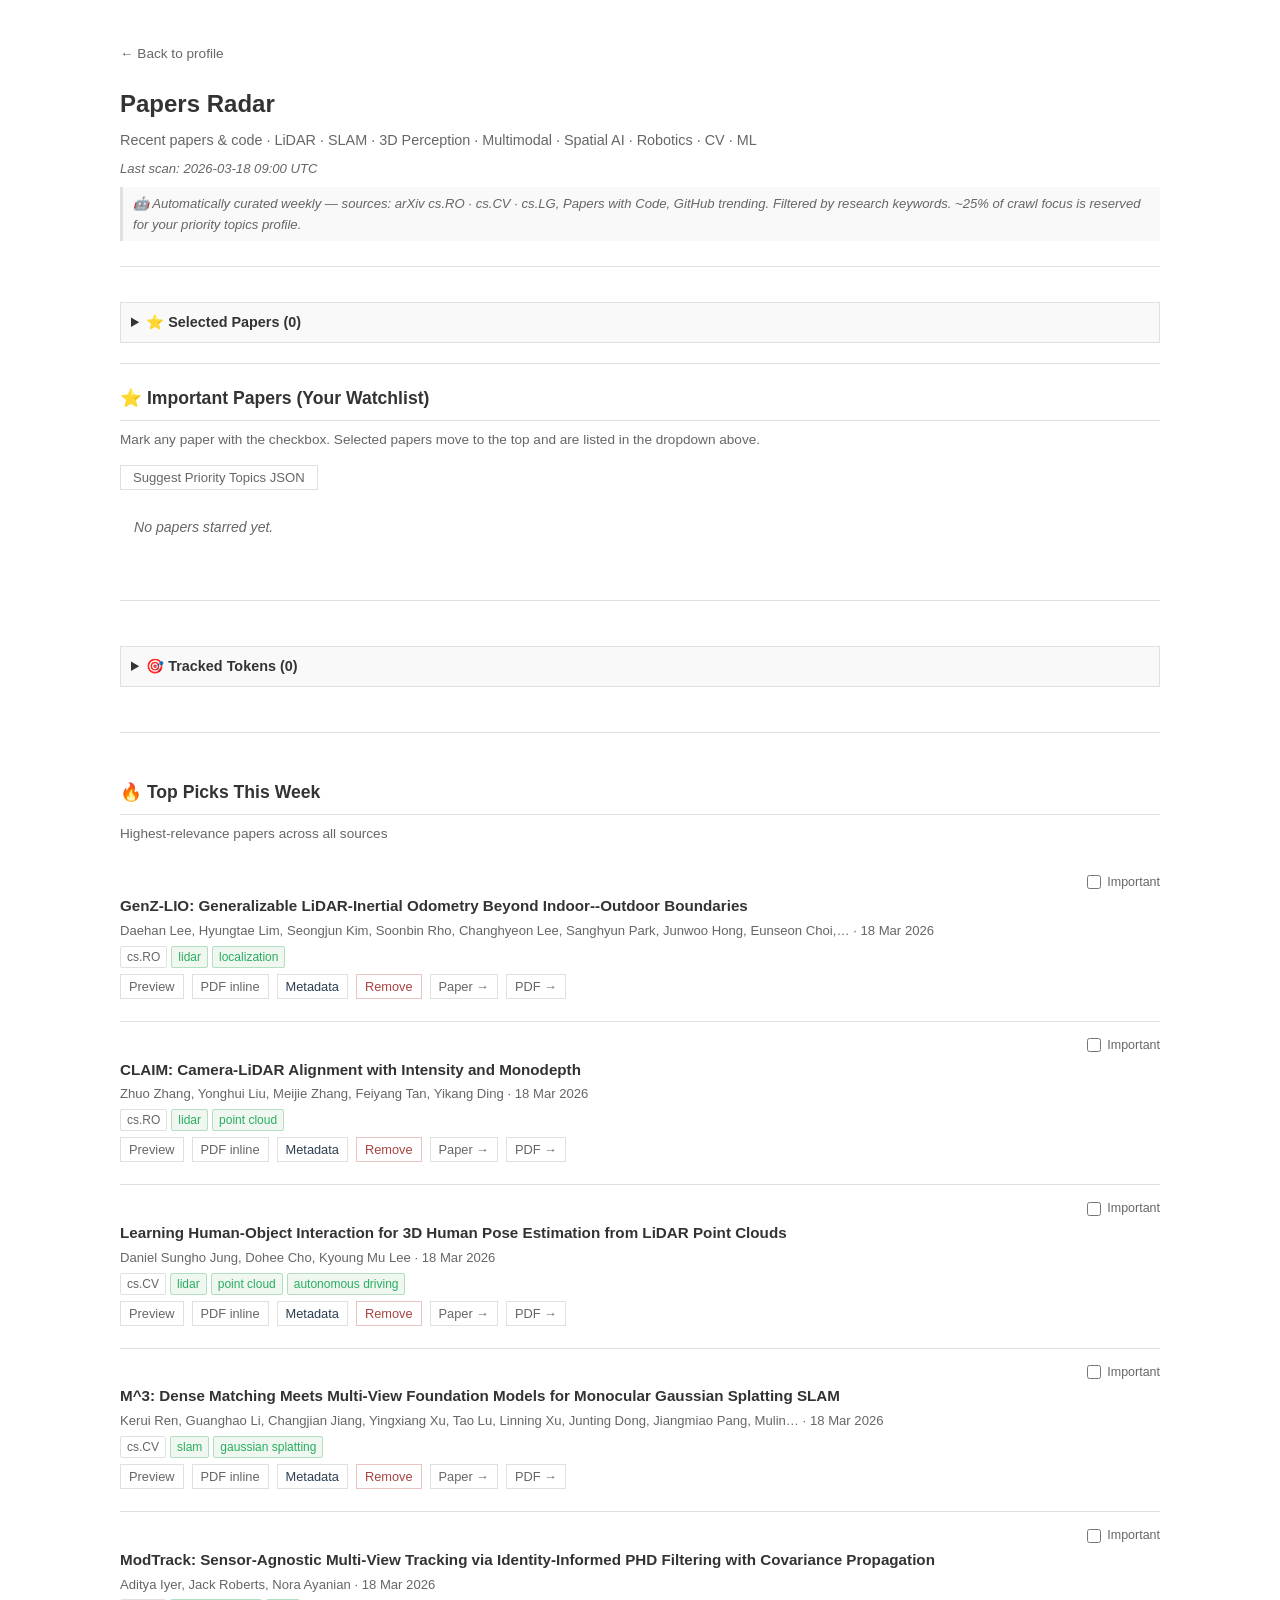
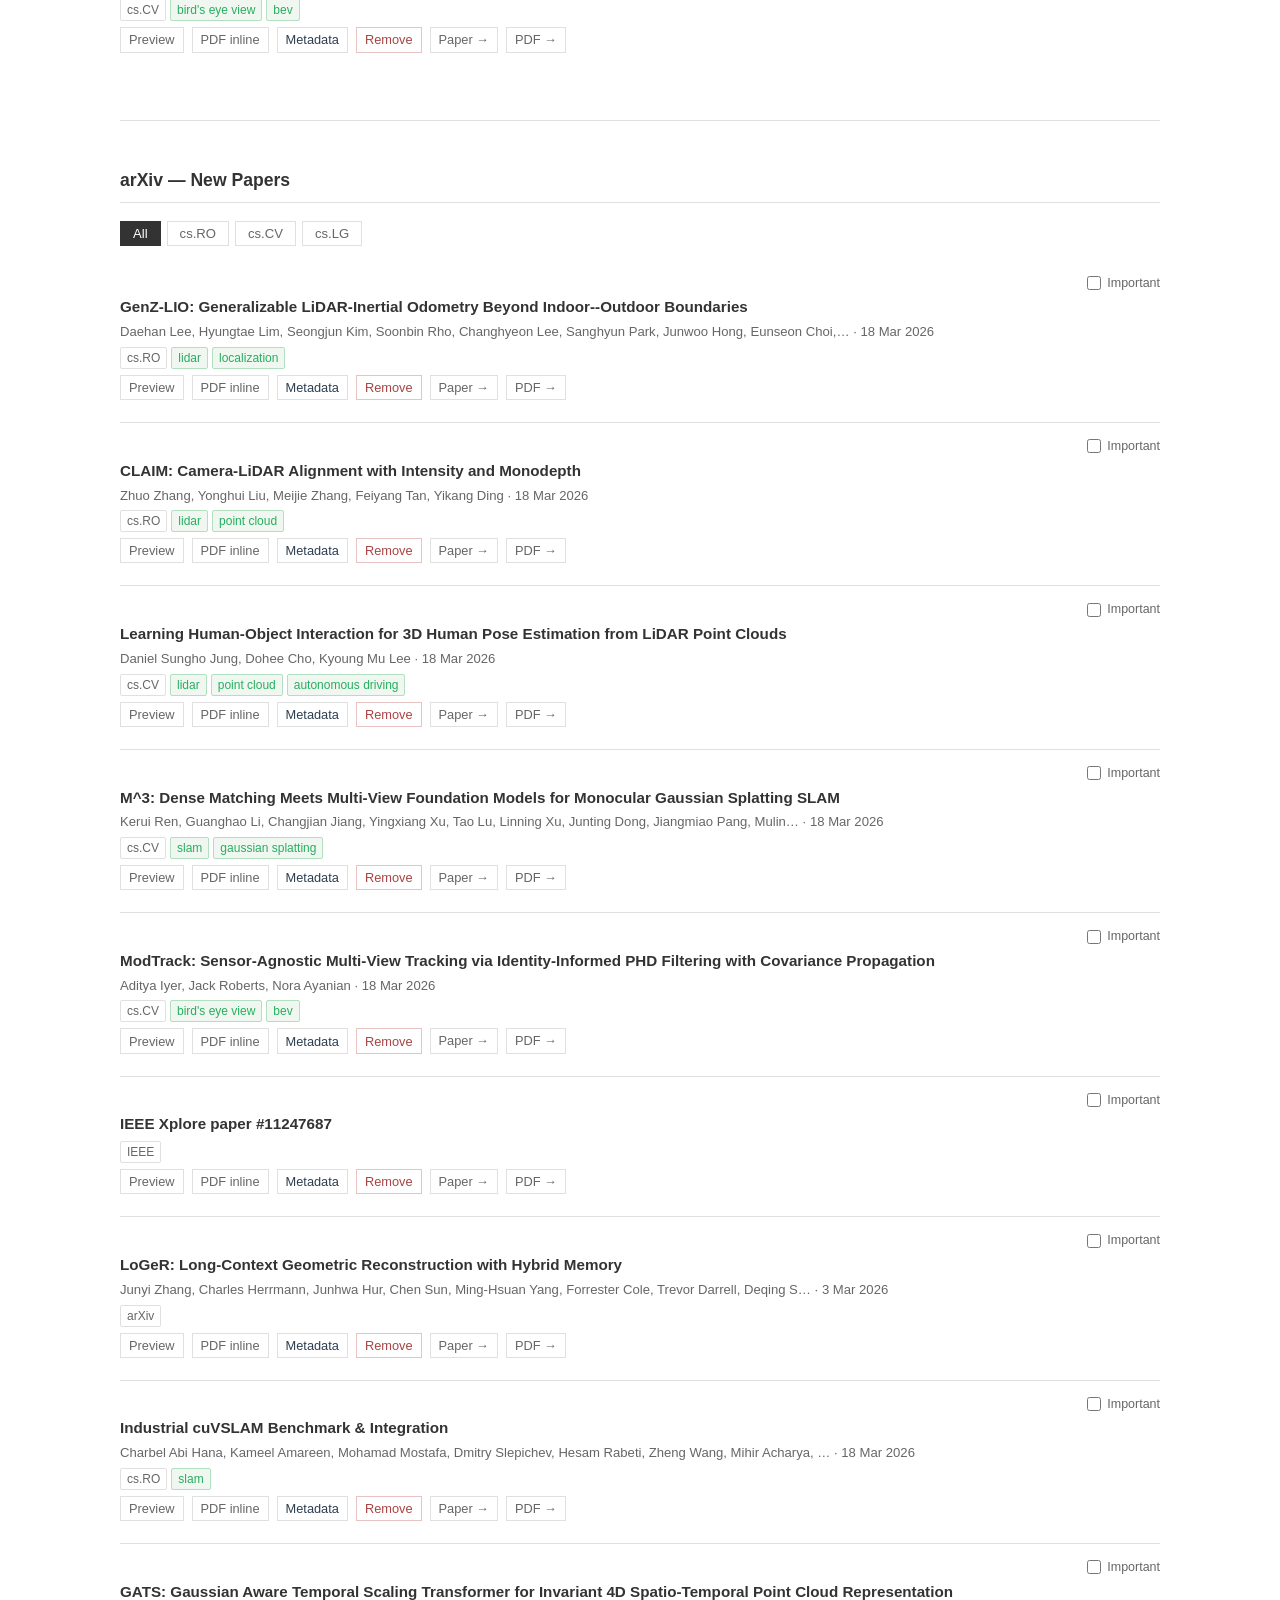
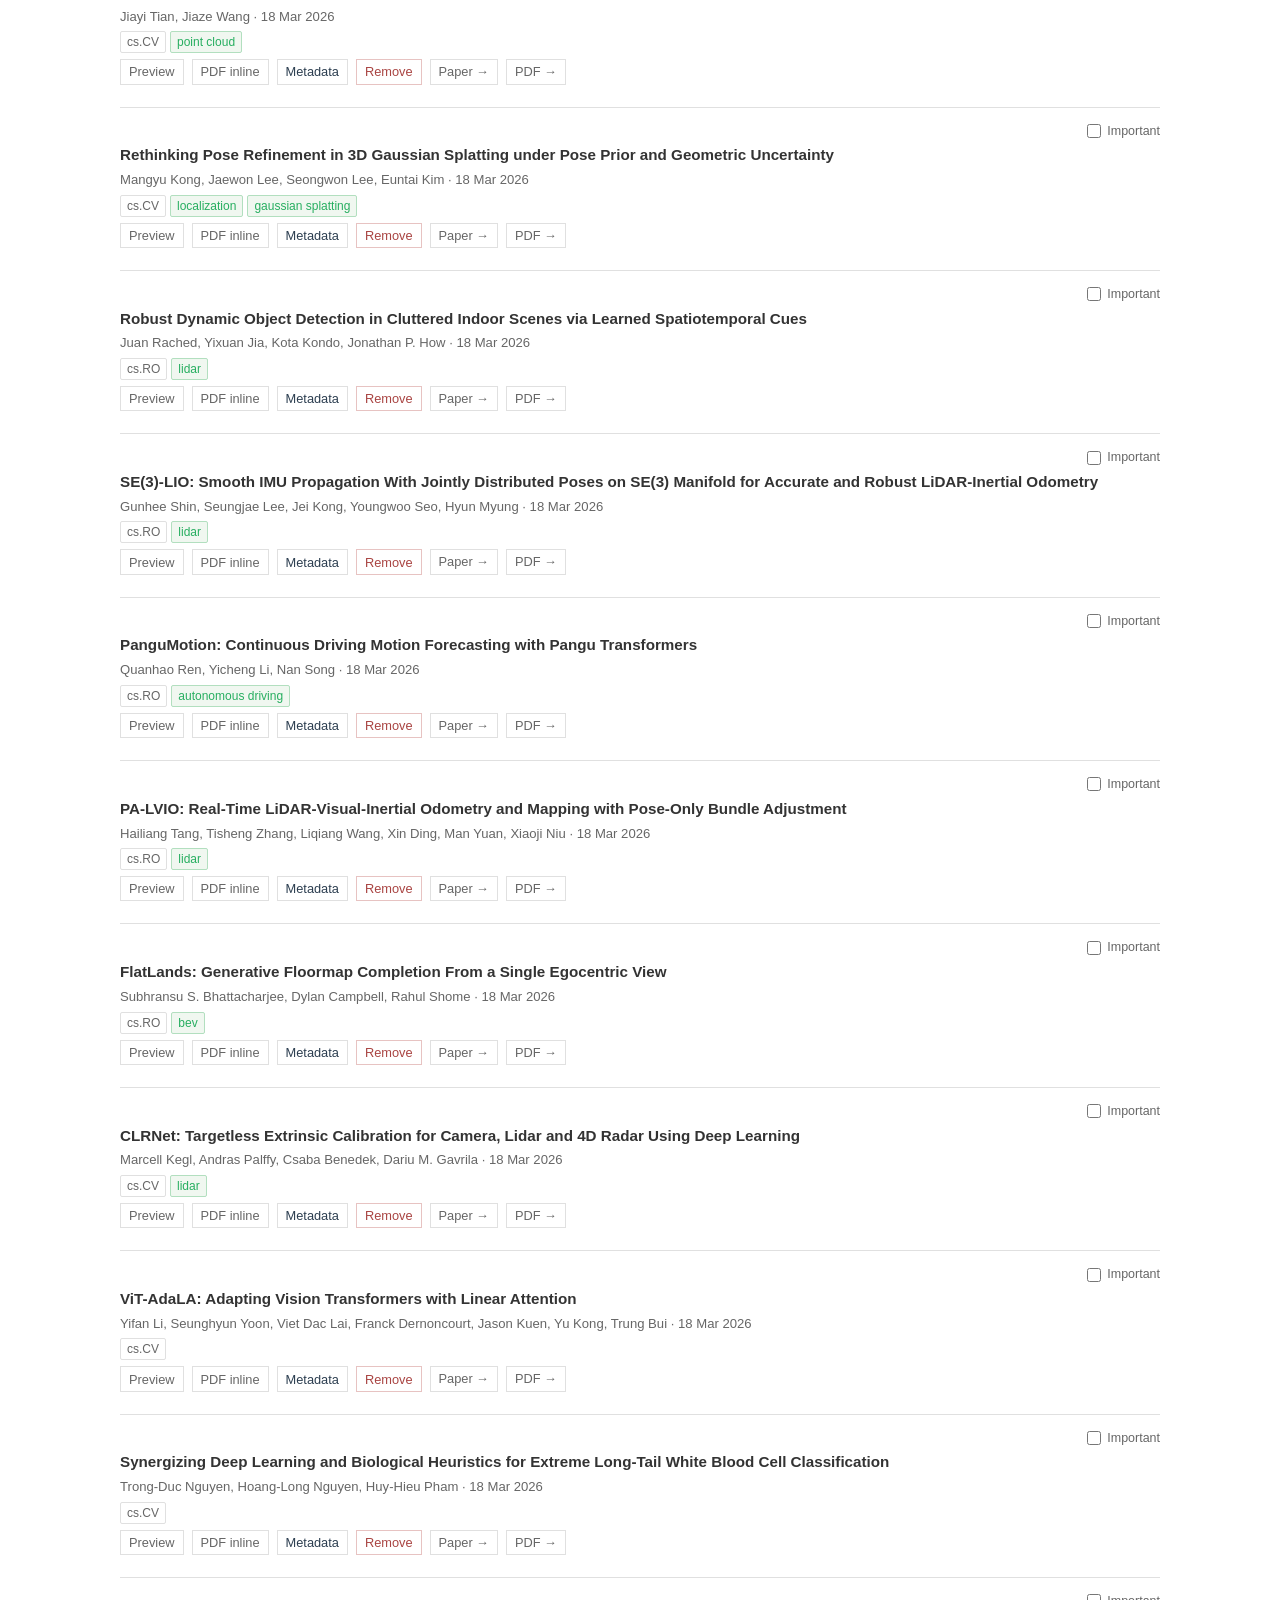
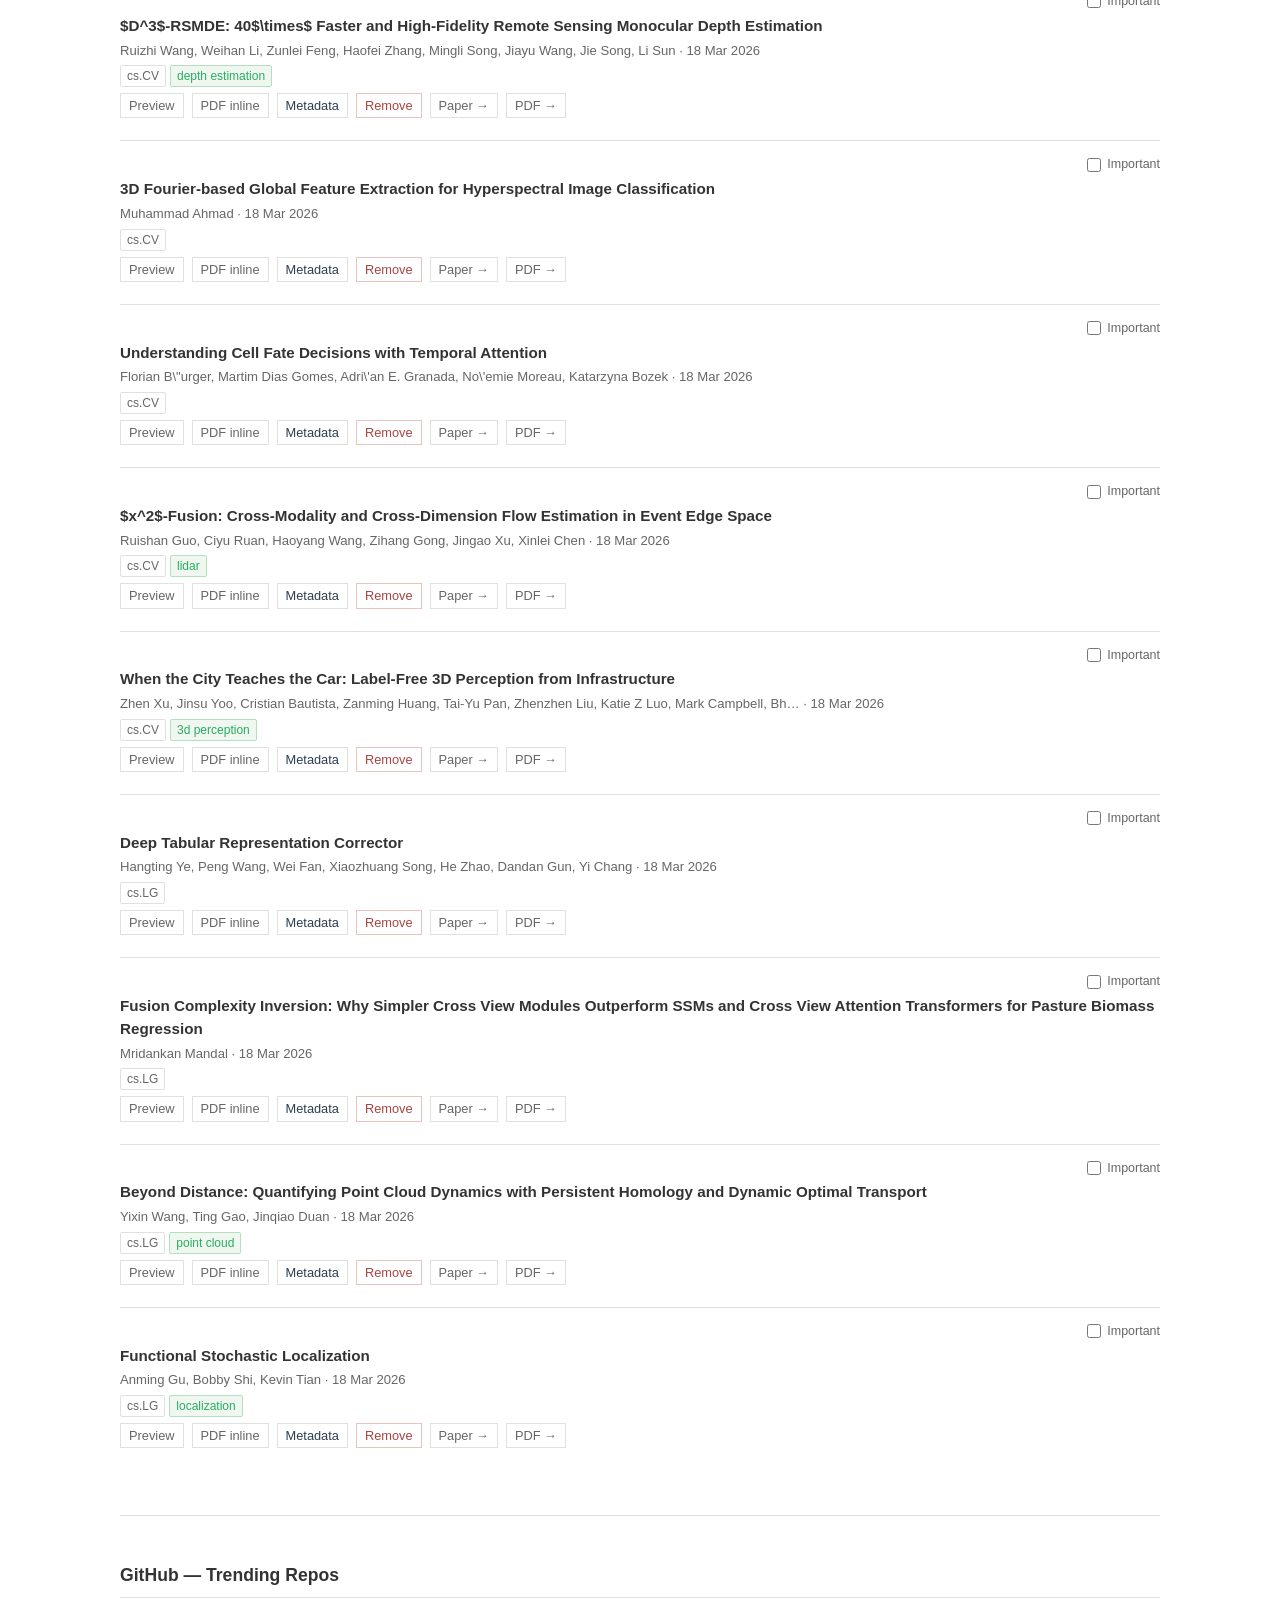
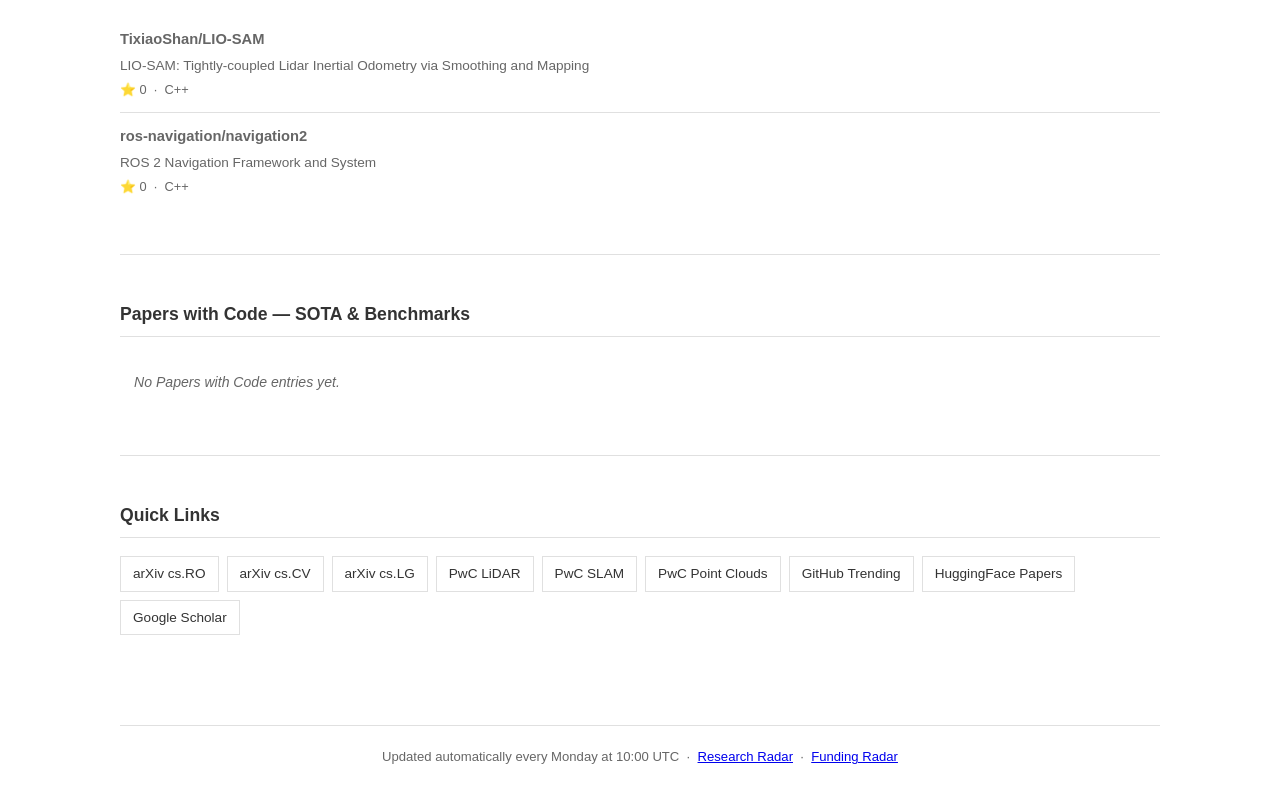
<file: papers-radar/index.html>
<!DOCTYPE html>
<html lang="en">
<head>
    <meta charset="UTF-8">
    <meta name="viewport" content="width=device-width, initial-scale=1.0">
    <title>Papers Radar — Recent Publications & Code</title>
    <link rel="stylesheet" href="style.css?v=20260311-2">
</head>
<body>
    <div class="container">
        <header class="header">
            <a href="../index.html" class="back-link">← Back to profile</a>
            <h1>Papers Radar</h1>
            <p class="subtitle">Recent papers &amp; code · LiDAR · SLAM · 3D Perception · Multimodal · Spatial AI · Robotics · CV · ML</p>
            <p class="timestamp" id="timestamp"></p>
            <p class="agent-note">🤖 Automatically curated weekly — sources: arXiv cs.RO · cs.CV · cs.LG, Papers with Code, GitHub trending. Filtered by research keywords. ~25% of crawl focus is reserved for your priority topics profile.</p>
        </header>

        <!-- Selected papers dropdown -->
        <section class="section" style="padding-bottom:20px;margin-bottom:20px;">
            <details id="selected-dropdown" class="selected-dropdown">
                <summary>⭐ Selected Papers (0)</summary>
                <div class="tool-row" style="margin-top:10px;">
                    <input id="manual-paper-url" class="manual-url-input" type="text" placeholder="Paste a paper URL and add to selected list" />
                    <button id="manual-paper-add" class="filter-btn">Add paper link</button>
                    <button id="export-profile-btn" class="filter-btn">Export profile</button>
                    <button id="import-profile-btn" class="filter-btn">Import profile</button>
                </div>
                <div class="tool-row">
                    <input id="sync-endpoint" class="manual-url-input" type="url" placeholder="Sync API URL (e.g. https://.../papers-profile)" />
                    <input id="sync-key" class="manual-url-input" type="text" placeholder="Sync key (optional)" />
                    <button id="sync-connect" class="filter-btn">Enable auto-sync</button>
                    <button id="sync-pull" class="filter-btn">Pull</button>
                    <button id="sync-push" class="filter-btn">Push</button>
                </div>
                <textarea id="profile-json-output" class="priority-output" placeholder="Profile JSON (copy to another PC and import)..." style="display:none;"></textarea>
                <div id="selected-list" class="selected-list">
                    <div class="empty">No selected papers yet.</div>
                </div>
            </details>
        </section>

        <!-- Important papers -->
        <section class="section">
            <h2>⭐ Important Papers (Your Watchlist)</h2>
            <p class="section-desc">Mark any paper with the checkbox. Selected papers move to the top and are listed in the dropdown above.</p>
            <div class="tool-row">
                <button id="export-priority-btn" class="filter-btn">Suggest Priority Topics JSON</button>
                <button id="copy-priority-btn" class="filter-btn" style="display:none;">Copy JSON</button>
            </div>
            <textarea id="priority-json-output" class="priority-output" placeholder="Generated priority_topics.json suggestions will appear here..." style="display:none;"></textarea>
            <div id="important-list" class="paper-list">
                <div class="empty">No papers starred yet.</div>
            </div>
        </section>

        <!-- Tracked tokens -->
        <section class="section">
            <details id="tracked-dropdown" class="selected-dropdown">
                <summary>🎯 Tracked Tokens</summary>
                <p class="section-desc" style="margin-top:10px;">Select text in a card or click token chips to track people/institutions/keywords. Tracked tokens are used to prioritize results.</p>

                <div class="tool-row">
                    <select id="token-category" class="filter-btn" style="padding-right:20px;">
                        <option value="keywords">keywords</option>
                        <option value="authors">authors</option>
                        <option value="institutions">institutions</option>
                    </select>
                    <button id="add-selection-btn" class="filter-btn">Add selected text</button>
                    <button id="export-tracked-btn" class="filter-btn">Export tracked_tokens.json</button>
                    <button id="copy-tracked-btn" class="filter-btn" style="display:none;">Copy JSON</button>
                </div>
                <textarea id="tracked-json-output" class="priority-output" placeholder="tracked_tokens.json will appear here..." style="display:none;"></textarea>

                <div class="tracked-grid">
                    <div>
                        <h3>Authors</h3>
                        <div id="tracked-authors" class="chip-list"></div>
                    </div>
                    <div>
                        <h3>Institutions</h3>
                        <div id="tracked-institutions" class="chip-list"></div>
                    </div>
                    <div>
                        <h3>Keywords</h3>
                        <div id="tracked-keywords" class="chip-list"></div>
                    </div>
                </div>
            </details>
        </section>

        <!-- Top picks -->
        <section class="section">
            <h2>🔥 Top Picks This Week</h2>
            <p class="section-desc">Highest-relevance papers across all sources</p>
            <div id="top-picks-list" class="paper-list">
                <div class="empty">Loading…</div>
            </div>
        </section>

        <!-- arXiv papers -->
        <section class="section">
            <h2>arXiv — New Papers</h2>
            <div class="filter-row">
                <button class="filter-btn active" data-filter="all">All</button>
                <button class="filter-btn" data-filter="cs.RO">cs.RO</button>
                <button class="filter-btn" data-filter="cs.CV">cs.CV</button>
                <button class="filter-btn" data-filter="cs.LG">cs.LG</button>
            </div>
            <div id="arxiv-list" class="paper-list">
                <div class="empty">Loading…</div>
            </div>
        </section>

        <!-- GitHub repos -->
        <section class="section">
            <h2>GitHub — Trending Repos</h2>
            <div id="github-list" class="paper-list">
                <div class="empty">Loading…</div>
            </div>
        </section>

        <!-- Papers with Code -->
        <section class="section">
            <h2>Papers with Code — SOTA & Benchmarks</h2>
            <div id="pwc-list" class="paper-list">
                <div class="empty">Loading…</div>
            </div>
        </section>

        <!-- Quick links -->
        <section class="section">
            <h2>Quick Links</h2>
            <ul class="resources-list">
                <li><a href="https://arxiv.org/list/cs.RO/recent" target="_blank">arXiv cs.RO</a></li>
                <li><a href="https://arxiv.org/list/cs.CV/recent" target="_blank">arXiv cs.CV</a></li>
                <li><a href="https://arxiv.org/list/cs.LG/recent" target="_blank">arXiv cs.LG</a></li>
                <li><a href="https://paperswithcode.com/task/lidar-object-detection" target="_blank">PwC LiDAR</a></li>
                <li><a href="https://paperswithcode.com/task/slam" target="_blank">PwC SLAM</a></li>
                <li><a href="https://paperswithcode.com/task/3d-point-cloud-classification" target="_blank">PwC Point Clouds</a></li>
                <li><a href="https://github.com/trending" target="_blank">GitHub Trending</a></li>
                <li><a href="https://huggingface.co/papers" target="_blank">HuggingFace Papers</a></li>
                <li><a href="https://scholar.google.com" target="_blank">Google Scholar</a></li>
            </ul>
        </section>

        <footer class="footer">
            <p>Updated automatically every Monday at 10:00 UTC &nbsp;·&nbsp; <a href="../research-radar/">Research Radar</a> &nbsp;·&nbsp; <a href="../funding-radar/">Funding Radar</a></p>
        </footer>
    </div>
    <script src="script.js?v=20260311-30"></script>
</body>
</html>
</file>
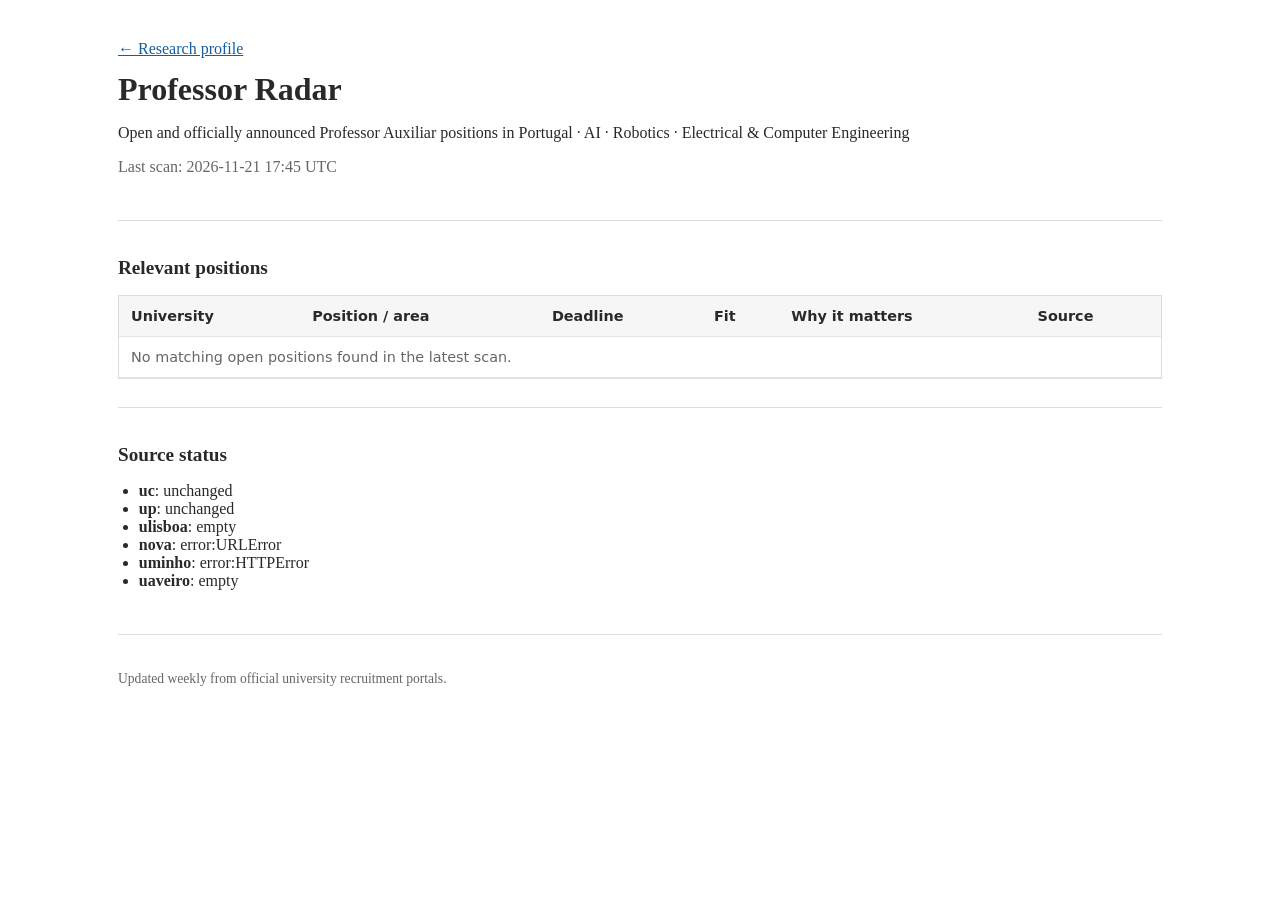
<file: professor-radar/index.html>
<!doctype html>
<html lang="en">
<head>
  <meta charset="utf-8">
  <meta name="viewport" content="width=device-width,initial-scale=1">
  <title>Professor Radar — Portugal</title>
  <link rel="stylesheet" href="style.css">
</head>
<body>
  <main class="container">
    <header>
      <a href="../index.html">← Research profile</a>
      <h1>Professor Radar</h1>
      <p>Open and officially announced Professor Auxiliar positions in Portugal · AI · Robotics · Electrical &amp; Computer Engineering</p>
      <p id="timestamp" class="muted"></p>
    </header>
    <section>
      <h2>Relevant positions</h2>
      <div class="table-wrap">
        <table><thead><tr><th>University</th><th>Position / area</th><th>Deadline</th><th>Fit</th><th>Why it matters</th><th>Source</th></tr></thead>
        <tbody id="positions"><tr><td colspan="6" class="muted">Loading…</td></tr></tbody></table>
      </div>
    </section>
    <section>
      <h2>Source status</h2>
      <ul id="sources"><li class="muted">Loading…</li></ul>
    </section>
    <footer>Updated weekly from official university recruitment portals.</footer>
  </main>
  <script src="script.js"></script>
</body>
</html>
</file>
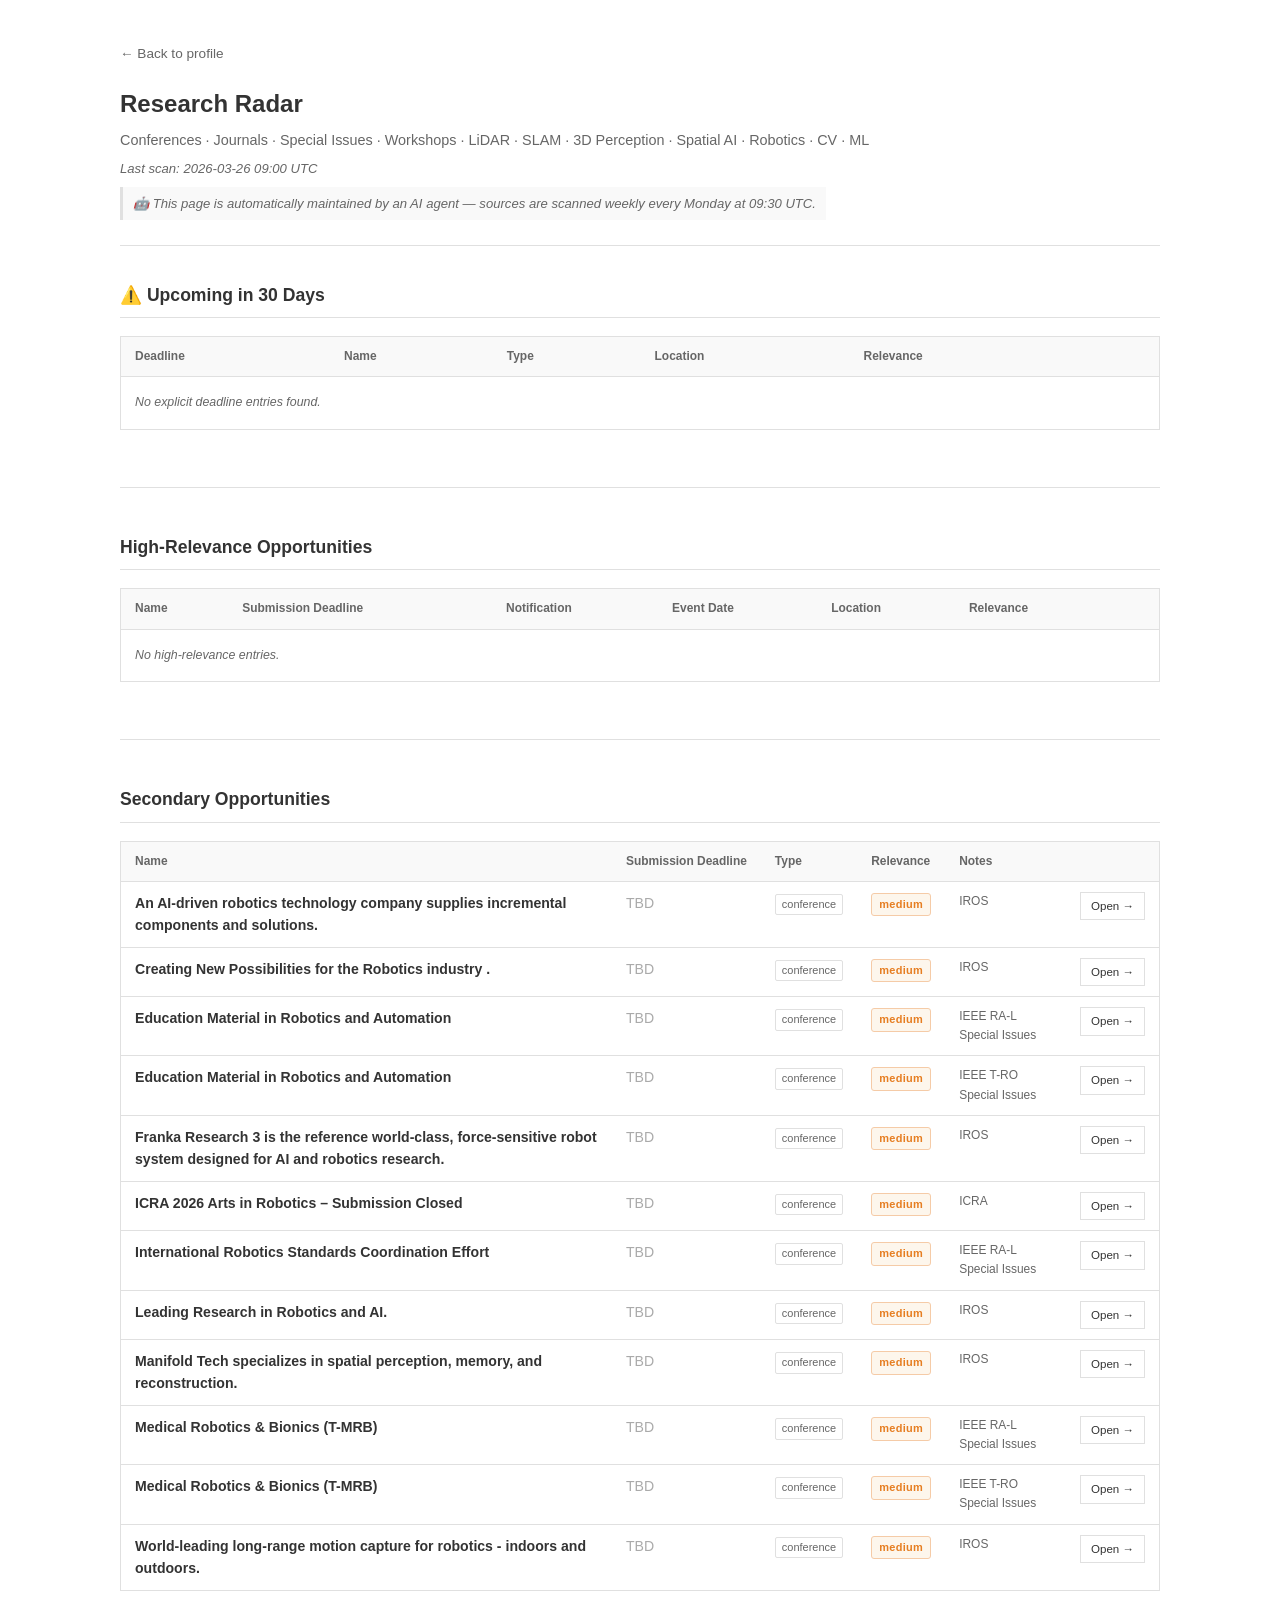
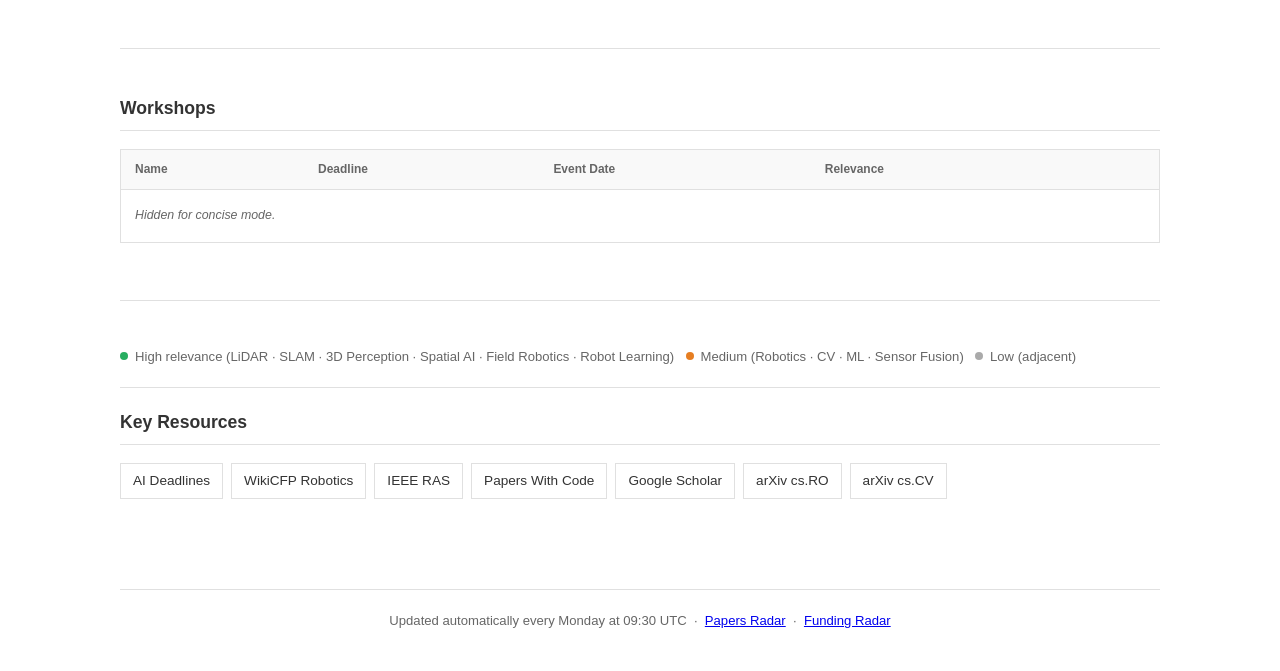
<file: research-radar/index.html>
<!DOCTYPE html>
<html lang="en">
<head>
    <meta charset="UTF-8">
    <meta name="viewport" content="width=device-width, initial-scale=1.0">
    <title>Research Radar — Conferences, Journals & Deadlines</title>
    <link rel="stylesheet" href="style.css">
</head>
<body>
    <div class="container">
        <header class="header">
            <a href="../index.html" class="back-link">← Back to profile</a>
            <h1>Research Radar</h1>
            <p class="subtitle">Conferences · Journals · Special Issues · Workshops · LiDAR · SLAM · 3D Perception · Spatial AI · Robotics · CV · ML</p>
            <p class="timestamp" id="timestamp"></p>
            <p class="agent-note">🤖 This page is automatically maintained by an AI agent — sources are scanned weekly every Monday at 09:30 UTC.</p>
        </header>

        <!-- Urgent / Next 30 days -->
        <section class="section">
            <h2>⚠️ Upcoming in 30 Days</h2>
            <div class="table-wrapper">
                <table class="calls-table">
                    <thead>
                        <tr>
                            <th>Deadline</th>
                            <th>Name</th>
                            <th>Type</th>
                            <th>Location</th>
                            <th>Relevance</th>
                            <th></th>
                        </tr>
                    </thead>
                    <tbody id="urgent-tbody">
                        <tr><td colspan="6" class="empty">Loading…</td></tr>
                    </tbody>
                </table>
            </div>
        </section>

        <!-- Conferences -->
        <section class="section">
            <h2>High-Relevance Opportunities</h2>
            <div class="table-wrapper">
                <table class="calls-table">
                    <thead>
                        <tr>
                            <th>Name</th>
                            <th>Submission Deadline</th>
                            <th>Notification</th>
                            <th>Event Date</th>
                            <th>Location</th>
                            <th>Relevance</th>
                            <th></th>
                        </tr>
                    </thead>
                    <tbody id="conf-tbody">
                        <tr><td colspan="7" class="empty">Loading…</td></tr>
                    </tbody>
                </table>
            </div>
        </section>

        <!-- Journals & Special Issues -->
        <section class="section">
            <h2>Secondary Opportunities</h2>
            <div class="table-wrapper">
                <table class="calls-table">
                    <thead>
                        <tr>
                            <th>Name</th>
                            <th>Submission Deadline</th>
                            <th>Type</th>
                            <th>Relevance</th>
                            <th>Notes</th>
                            <th></th>
                        </tr>
                    </thead>
                    <tbody id="journal-tbody">
                        <tr><td colspan="6" class="empty">Loading…</td></tr>
                    </tbody>
                </table>
            </div>
        </section>

        <!-- Workshops -->
        <section class="section">
            <h2>Workshops</h2>
            <div class="table-wrapper">
                <table class="calls-table">
                    <thead>
                        <tr>
                            <th>Name</th>
                            <th>Deadline</th>
                            <th>Event Date</th>
                            <th>Relevance</th>
                            <th></th>
                        </tr>
                    </thead>
                    <tbody id="workshop-tbody">
                        <tr><td colspan="5" class="empty">Loading…</td></tr>
                    </tbody>
                </table>
            </div>
        </section>

        <!-- Legend -->
        <section class="section legend-section">
            <p class="legend">
                <span class="rel-dot high"></span> High relevance (LiDAR · SLAM · 3D Perception · Spatial AI · Field Robotics · Robot Learning) &nbsp;
                <span class="rel-dot medium"></span> Medium (Robotics · CV · ML · Sensor Fusion) &nbsp;
                <span class="rel-dot low"></span> Low (adjacent)
            </p>
        </section>

        <!-- Quick links -->
        <section class="section">
            <h2>Key Resources</h2>
            <ul class="resources-list">
                <li><a href="https://aideadlin.es/?sub=ML,CV,RO" target="_blank">AI Deadlines</a></li>
                <li><a href="http://www.wikicfp.com/cfp/search?q=robotics" target="_blank">WikiCFP Robotics</a></li>
                <li><a href="https://www.ieee-ras.org/" target="_blank">IEEE RAS</a></li>
                <li><a href="https://paperswithcode.com/sota" target="_blank">Papers With Code</a></li>
                <li><a href="https://scholar.google.com" target="_blank">Google Scholar</a></li>
                <li><a href="https://arxiv.org/list/cs.RO/recent" target="_blank">arXiv cs.RO</a></li>
                <li><a href="https://arxiv.org/list/cs.CV/recent" target="_blank">arXiv cs.CV</a></li>
            </ul>
        </section>

        <footer class="footer">
            <p>Updated automatically every Monday at 09:30 UTC &nbsp;·&nbsp; <a href="../papers-radar/">Papers Radar</a> &nbsp;·&nbsp; <a href="../funding-radar/">Funding Radar</a></p>
        </footer>
    </div>
    <script src="script.js?v=20260307-1"></script>
</body>
</html>
</file>
<file: assets/css/main.css>
/* Minimalist Academic Research Portfolio */

:root {
    --text: #333333;
    --text-light: #666666;
    --border: #e0e0e0;
    --light: #f9f9f9;
}

* {
    margin: 0;
    padding: 0;
    box-sizing: border-box;
}

html {
    scroll-behavior: smooth;
}

body {
    font-family: -apple-system, BlinkMacSystemFont, 'Segoe UI', 'Helvetica Neue', sans-serif;
    color: var(--text);
    line-height: 1.6;
    background: white;
}

.wrapper {
    min-height: 100vh;
    display: flex;
    flex-direction: column;
}

.container {
    max-width: 1200px;
    margin: 0 auto;
    padding: 0 30px;
}

/* Navigation */
.navbar {
    border-bottom: 1px solid var(--border);
    background: white;
    position: sticky;
    top: 0;
    z-index: 100;
}

.navbar .container {
    display: flex;
    justify-content: space-between;
    align-items: center;
    padding: 16px 30px;
}

.nav-brand {
    font-weight: 600;
    font-size: 1.1em;
}

.nav-menu {
    display: flex;
    list-style: none;
    gap: 20px;
    align-items: center;
}

.nav-menu a {
    text-decoration: none;
    color: var(--text);
    font-size: 0.95em;
}

.nav-menu a:hover {
    color: var(--text-light);
}

/* Hamburger */
.nav-toggle {
    display: none;
    flex-direction: column;
    gap: 5px;
    background: none;
    border: none;
    cursor: pointer;
    padding: 4px;
}

.nav-toggle span {
    display: block;
    width: 24px;
    height: 2px;
    background: var(--text);
    border-radius: 2px;
    transition: all 0.25s;
}

.nav-toggle.open span:nth-child(1) { transform: translateY(7px) rotate(45deg); }
.nav-toggle.open span:nth-child(2) { opacity: 0; }
.nav-toggle.open span:nth-child(3) { transform: translateY(-7px) rotate(-45deg); }

/* Main Content */
main {
    flex: 1;
    padding: 60px 0;
}

section {
    margin-bottom: 80px;
}

h1 {
    font-size: 1.8em;
    font-weight: 400;
    margin-bottom: 20px;
    line-height: 1.3;
}

h2 {
    font-size: 1.3em;
    font-weight: 600;
    margin-bottom: 20px;
    border-bottom: 1px solid var(--border);
    padding-bottom: 10px;
}

h3 {
    font-size: 1em;
    font-weight: 600;
    margin-top: 20px;
    margin-bottom: 12px;
}

p {
    margin-bottom: 15px;
    line-height: 1.7;
    font-size: 0.95em;
}

strong {
    font-weight: 600;
}

a {
    color: var(--text);
    text-decoration: underline;
}

a:hover {
    color: var(--text-light);
}

/* Welcome Section */
.welcome-content {
    display: grid;
    grid-template-columns: 300px 1fr;
    gap: 50px;
    align-items: start;
}

.photo-container {
    text-align: center;
}

.profile-photo {
    width: 100%;
    max-width: 300px;
    border-radius: 8px;
    border: 1px solid var(--border);
    display: block;
}

.welcome-text h2 {
    color: #1e90ff;
    font-size: 2em;
    margin-bottom: 25px;
}

.contact-links p {
    font-size: 0.95em;
    margin-bottom: 10px;
}

.contact-links a {
    color: #1e90ff;
    text-decoration: none;
}

.contact-links a:hover {
    text-decoration: underline;
}

.social-icons {
    display: flex;
    gap: 10px;
    margin-top: 20px;
    flex-wrap: wrap;
}

.social-icons a {
    display: inline-flex;
    align-items: center;
    justify-content: center;
    width: 38px;
    height: 38px;
    border-radius: 50%;
    text-decoration: none;
    transition: background-color 0.2s, color 0.2s;
    color: #555;
    background-color: #f0f0f0;
    font-size: 1.1em;
}

.social-icons a:hover {
    background-color: #1e90ff;
    color: white;
}

.welcome-text h1 {
    margin-top: 0;
}

.welcome-text p {
    margin-bottom: 15px;
}

/* News Section */
.news-list {
    list-style: none;
    margin: 0;
    padding: 0;
}

.news-item {
    border-bottom: 1px solid var(--border);
    padding: 10px 0;
    font-size: 0.92em;
    line-height: 1.6;
    color: var(--text);
}

.news-item:last-child {
    border-bottom: none;
}

.news-date {
    display: inline-block;
    background: #1e90ff;
    color: white;
    font-size: 0.78em;
    font-weight: 600;
    padding: 2px 8px;
    border-radius: 4px;
    margin-right: 8px;
    vertical-align: middle;
}

.news-placeholder {
    color: var(--text-light);
    font-style: italic;
}

/* Publications */
.pub-list {
    list-style: decimal inside;
    margin-bottom: 30px;
}

.pub-list li {
    padding: 12px 0 12px 20px;
    border-bottom: 1px solid var(--border);
    font-size: 0.9em;
    line-height: 1.8;
    margin-left: 0;
}

.pub-list li:last-child {
    border-bottom: none;
}

.pub-list em {
    font-style: italic;
    color: var(--text-light);
}

/* Projects */
.projects-list {
    list-style: none;
}

.projects-list li {
    padding: 12px 0;
    border-bottom: 1px solid var(--border);
    font-size: 0.95em;
    line-height: 1.7;
}

.projects-list li:last-child {
    border-bottom: none;
}

/* Teaching / Talks Section */
.teaching {
    text-align: left;
}

.talks-role {
    margin-bottom: 30px;
    margin-left: 0;
    padding-left: 0;
}

.talks-role h3 {
    font-size: 1em;
    font-weight: 600;
    margin-bottom: 12px;
    margin-left: 0;
    padding: 6px 0;
    color: #4f5b66;
    border-bottom: 1px solid var(--border);
}

.talks-list {
    display: flex;
    flex-direction: column;
    gap: 0;
    margin-left: 0;
    padding-left: 0;
}

.talk-entry {
    display: block;
    padding: 10px 0;
    margin-left: 0;
    padding-left: 0;
    border-bottom: 1px solid var(--border);
    font-size: 0.95em;
}

.talk-entry--single-line {
    display: flex;
    flex-wrap: wrap;
    align-items: baseline;
    gap: 4px 8px;
}

.talk-entry--single-line .talk-year,
.talk-entry--single-line .talk-role-label,
.talk-entry--single-line .talk-title,
.talk-entry--single-line .talk-location {
    display: inline;
}

.talk-entry--single-line .talk-title,
.talk-entry--single-line .talk-location {
    min-width: 0;
}

.talk-entry:last-child {
    border-bottom: none;
}

.talk-year {
    color: var(--text-light);
    font-size: 0.85em;
    display: inline !important;
    margin-right: 8px;
}

.talk-role-label {
    color: #5f6b76;
    font-weight: 600;
    display: inline !important;
    margin-right: 8px;
}

.talk-title {
    font-weight: 600;
    color: var(--text);
    display: inline !important;
}

.talk-location {
    color: var(--text-light);
    font-size: 0.9em;
    display: inline !important;
}

.talk-location::before {
    content: " — ";
}

/* Funding Link */
.funding-link {
    text-align: center;
    margin: 20px 0;
}

.link-button {
    display: inline-block;
    padding: 8px 12px;
    background: white;
    border: 1px solid var(--text);
    text-decoration: none;
    border-radius: 0;
    transition: all 0.2s;
}

.link-button:hover {
    background: var(--text);
    color: white;
}

/* Footer */
.footer {
    background: var(--light);
    border-top: 1px solid var(--border);
    padding: 30px 0;
    text-align: center;
    margin-top: auto;
    font-size: 0.9em;
    color: var(--text-light);
}

/* =====================
   DESKTOP ONLY
   ===================== */

@media (min-width: 769px) {
    .talk-entry--single-line {
        flex-wrap: nowrap;
        overflow: hidden;
        white-space: nowrap;
        text-overflow: ellipsis;
    }

    .talk-entry--single-line .talk-location {
        flex: 1 1 auto;
        overflow: hidden;
        text-overflow: ellipsis;
    }
}

/* =====================
   RESPONSIVE — MOBILE
   ===================== */

@media (max-width: 768px) {
    .container {
        padding: 0 16px;
    }

    /* Nav: hamburger */
    .navbar .container {
        padding: 14px 16px;
        flex-wrap: wrap;
        gap: 0;
    }

    .nav-toggle {
        display: flex;
    }

    .nav-menu {
        display: none;
        flex-direction: column;
        align-items: flex-start;
        gap: 0;
        width: 100%;
        padding: 10px 0 14px;
        border-top: 1px solid var(--border);
        margin-top: 10px;
    }

    .nav-menu.open {
        display: flex;
    }

    .nav-menu li {
        width: 100%;
    }

    .nav-menu a {
        display: block;
        padding: 10px 4px;
        border-bottom: 1px solid var(--border);
        font-size: 1em;
    }

    .nav-menu li:last-child a {
        border-bottom: none;
    }

    /* Typography */
    h1 { font-size: 1.4em; }
    h2 { font-size: 1.1em; }

    /* Welcome */
    .welcome-content {
        grid-template-columns: 1fr;
        gap: 24px;
    }

    .profile-photo {
        max-width: 140px;
        margin: 0 auto;
    }

    .welcome-text h2 {
        font-size: 1.5em;
    }

    /* Main */
    main {
        padding: 24px 0;
    }

    section {
        margin-bottom: 40px;
    }

    /* Images gallery: stack on mobile */
    div[style*="flex-wrap: nowrap"] {
        flex-wrap: wrap !important;
    }

    /* Publication list */
    .pub-list {
        padding-left: 0;
        list-style-position: outside;
        margin-left: 18px;
    }

    .pub-list li {
        padding: 10px 0;
        overflow-wrap: break-word;
        word-break: break-word;
    }

    /* Social icons */
    .social-icons {
        justify-content: flex-start;
    }

    /* Long URLs / contact links */
    .contact-links a,
    .contact-links p {
        overflow-wrap: break-word;
        word-break: break-all;
    }

    /* Image gallery: stack vertically */
    .teaching div[style*="flex"] {
        flex-wrap: wrap !important;
        justify-content: center !important;
    }

    .teaching div[style*="flex"] img {
        max-width: 90% !important;
        width: auto !important;
    }

    /* Talk entries: full wrap on mobile */
    .talk-entry--single-line {
        white-space: normal !important;
        overflow: visible !important;
        flex-wrap: wrap !important;
    }

    .talk-entry--single-line .talk-location {
        flex: none !important;
        width: 100% !important;
        display: block !important;
        margin-top: 2px;
    }

    .talk-entry--single-line .talk-location::before {
        content: "" !important;
    }
}

@media (max-width: 480px) {
    h1 { font-size: 1.25em; }

    .welcome-text h2 {
        font-size: 1.3em;
    }

    .profile-photo {
        max-width: 120px;
    }

    /* Stack image gallery vertically */
    .talk-images-row {
        flex-direction: column !important;
        align-items: center !important;
    }

    .talk-images-row img {
        max-width: 100% !important;
    }
}
</file>
<file: funding-radar/style.css>
/* Funding Radar — Minimalist Academic Style */

:root {
    --text: #333333;
    --text-light: #666666;
    --border: #e0e0e0;
    --light: #f9f9f9;
    --white: #ffffff;
}

* {
    margin: 0;
    padding: 0;
    box-sizing: border-box;
}

html { scroll-behavior: smooth; }

body {
    font-family: -apple-system, BlinkMacSystemFont, 'Segoe UI', 'Helvetica Neue', sans-serif;
    background: var(--white);
    color: var(--text);
    line-height: 1.6;
}

.container {
    max-width: 1100px;
    margin: 0 auto;
    padding: 40px 30px;
}

/* Back link */
.back-link {
    display: inline-block;
    font-size: 0.85em;
    color: var(--text-light);
    text-decoration: none;
    margin-bottom: 20px;
}
.back-link:hover { color: var(--text); }

/* Header */
.header {
    padding-bottom: 25px;
    margin-bottom: 35px;
    border-bottom: 1px solid var(--border);
}

.header h1 {
    font-size: 1.5em;
    font-weight: 600;
    color: var(--text);
    margin-bottom: 6px;
}

.header .subtitle {
    font-size: 0.9em;
    color: var(--text-light);
    margin-bottom: 6px;
}

.header .timestamp {
    font-size: 0.82em;
    color: var(--text-light);
    font-style: italic;
}

.source-pending { color: var(--text-light); font-size: 0.85em; white-space: nowrap; }

/* Sections */
.section {
    margin-bottom: 45px;
    padding-bottom: 45px;
    border-bottom: 1px solid var(--border);
}

.section:last-of-type { border-bottom: none; }

.section h2 {
    font-size: 1.1em;
    font-weight: 600;
    color: var(--text);
    margin-bottom: 18px;
    padding-bottom: 8px;
    border-bottom: 1px solid var(--border);
}

.section h3 {
    font-size: 0.9em;
    font-weight: 600;
    color: var(--text-light);
    text-transform: uppercase;
    letter-spacing: 0.05em;
    margin-bottom: 10px;
}

.news-subsection h4 { margin: 16px 0 6px; font-size: 0.88em; font-weight: 600; color: var(--text); }

/* Table */
.table-wrapper {
    overflow-x: auto;
    border: 1px solid var(--border);
    margin-bottom: 12px;
}

.calls-table {
    width: 100%;
    border-collapse: collapse;
    font-size: 0.88em;
}

.calls-table thead {
    background: var(--light);
}

.calls-table th {
    padding: 10px 14px;
    text-align: left;
    font-weight: 600;
    font-size: 0.85em;
    color: var(--text-light);
    border-bottom: 1px solid var(--border);
    white-space: nowrap;
}

.calls-table td {
    padding: 10px 14px;
    border-bottom: 1px solid var(--border);
    vertical-align: top;
}

.calls-table tbody tr:last-child td { border-bottom: none; }
.calls-table tbody tr:hover { background: var(--light); }

/* Status dots */
.status-urgent  { color: #c0392b; font-size: 1.1em; }
.status-soon    { color: #e67e22; font-size: 1.1em; }
.status-coming  { color: #27ae60; font-size: 1.1em; }
.status-ongoing { color: #2980b9; font-size: 1.1em; }

/* Action link */
.call-link {
    display: inline-block;
    padding: 4px 10px;
    font-size: 0.82em;
    color: var(--text);
    border: 1px solid var(--border);
    text-decoration: none;
    white-space: nowrap;
    transition: all 0.15s;
}
.call-link:hover {
    background: var(--text);
    color: var(--white);
    border-color: var(--text);
}

/* Legend */
.legend {
    font-size: 0.82em;
    color: var(--text-light);
    display: flex;
    align-items: center;
    gap: 4px;
    flex-wrap: wrap;
}
.legend-dot {
    display: inline-block;
    width: 8px;
    height: 8px;
    border-radius: 50%;
    margin-right: 2px;
}
.legend-dot.urgent  { background: #c0392b; }
.legend-dot.soon    { background: #e67e22; }
.legend-dot.coming  { background: #27ae60; }
.legend-dot.ongoing { background: #2980b9; }

/* News */
.news-subsection { margin-bottom: 28px; }

.news-list {
    list-style: none;
}

.news-list li {
    padding: 9px 0;
    border-bottom: 1px solid var(--border);
    font-size: 0.9em;
    line-height: 1.5;
}

.news-list li:last-child { border-bottom: none; }

.news-list .news-date {
    color: var(--text-light);
    font-size: 0.85em;
    margin-right: 8px;
}

.news-list a {
    color: var(--text);
    text-decoration: underline;
}
.news-list a:hover { color: var(--text-light); }

/* Recently outdated items (<=30 days past deadline/date): keep visible but faded/struck */
.stale-item {
    opacity: 0.45;
}

.calls-table tr.stale-item td,
.news-list li.stale-item {
    text-decoration: line-through;
    text-decoration-thickness: 1px;
}

.calls-table tr.stale-item a,
.news-list li.stale-item a {
    color: var(--text-light);
}

/* Resources */
.resources-list {
    list-style: none;
    display: flex;
    flex-wrap: wrap;
    gap: 8px;
}

.resources-list li a {
    display: inline-block;
    padding: 6px 12px;
    font-size: 0.85em;
    color: var(--text);
    border: 1px solid var(--border);
    text-decoration: none;
    transition: all 0.15s;
}
.resources-list li a:hover {
    background: var(--text);
    color: var(--white);
    border-color: var(--text);
}

/* Footer */
.footer {
    padding-top: 20px;
    text-align: center;
    font-size: 0.82em;
    color: var(--text-light);
    border-top: 1px solid var(--border);
}

.agent-note {
    font-size: 0.82em;
    color: var(--text-light);
    font-style: italic;
    margin-top: 8px;
    padding: 6px 10px;
    background: var(--light);
    border-left: 3px solid var(--border);
    display: inline-block;
}

/* Responsive */
@media (max-width: 768px) {
    .container { padding: 20px; }
    .calls-table th,
    .calls-table td { padding: 8px 10px; }
    .resources-list { flex-direction: column; }
}
</file>
<file: papers-radar/style.css>
/* Funding Radar — Minimalist Academic Style */

:root {
    --text: #333333;
    --text-light: #666666;
    --border: #e0e0e0;
    --light: #f9f9f9;
    --white: #ffffff;
}

* {
    margin: 0;
    padding: 0;
    box-sizing: border-box;
}

html { scroll-behavior: smooth; }

body {
    font-family: -apple-system, BlinkMacSystemFont, 'Segoe UI', 'Helvetica Neue', sans-serif;
    background: var(--white);
    color: var(--text);
    line-height: 1.6;
}

.container {
    max-width: 1100px;
    margin: 0 auto;
    padding: 40px 30px;
}

/* Back link */
.back-link {
    display: inline-block;
    font-size: 0.85em;
    color: var(--text-light);
    text-decoration: none;
    margin-bottom: 20px;
}
.back-link:hover { color: var(--text); }

/* Header */
.header {
    padding-bottom: 25px;
    margin-bottom: 35px;
    border-bottom: 1px solid var(--border);
}

.header h1 {
    font-size: 1.5em;
    font-weight: 600;
    color: var(--text);
    margin-bottom: 6px;
}

.header .subtitle {
    font-size: 0.9em;
    color: var(--text-light);
    margin-bottom: 6px;
}

.header .timestamp {
    font-size: 0.82em;
    color: var(--text-light);
    font-style: italic;
}

/* Sections */
.section {
    margin-bottom: 45px;
    padding-bottom: 45px;
    border-bottom: 1px solid var(--border);
}

.section:last-of-type { border-bottom: none; }

.section h2 {
    font-size: 1.1em;
    font-weight: 600;
    color: var(--text);
    margin-bottom: 18px;
    padding-bottom: 8px;
    border-bottom: 1px solid var(--border);
}

.section h3 {
    font-size: 0.9em;
    font-weight: 600;
    color: var(--text-light);
    text-transform: uppercase;
    letter-spacing: 0.05em;
    margin-bottom: 10px;
}

/* Table */
.table-wrapper {
    overflow-x: auto;
    border: 1px solid var(--border);
    margin-bottom: 12px;
}

.calls-table {
    width: 100%;
    border-collapse: collapse;
    font-size: 0.88em;
}

.calls-table thead {
    background: var(--light);
}

.calls-table th {
    padding: 10px 14px;
    text-align: left;
    font-weight: 600;
    font-size: 0.85em;
    color: var(--text-light);
    border-bottom: 1px solid var(--border);
    white-space: nowrap;
}

.calls-table td {
    padding: 10px 14px;
    border-bottom: 1px solid var(--border);
    vertical-align: top;
}

.calls-table tbody tr:last-child td { border-bottom: none; }
.calls-table tbody tr:hover { background: var(--light); }

/* Status dots */
.status-urgent  { color: #c0392b; font-size: 1.1em; }
.status-soon    { color: #e67e22; font-size: 1.1em; }
.status-coming  { color: #27ae60; font-size: 1.1em; }
.status-ongoing { color: #2980b9; font-size: 1.1em; }

/* Action link */
.call-link {
    display: inline-block;
    padding: 4px 10px;
    font-size: 0.82em;
    color: var(--text);
    border: 1px solid var(--border);
    text-decoration: none;
    white-space: nowrap;
    transition: all 0.15s;
}
.call-link:hover {
    background: var(--text);
    color: var(--white);
    border-color: var(--text);
}

/* Legend */
.legend {
    font-size: 0.82em;
    color: var(--text-light);
    display: flex;
    align-items: center;
    gap: 4px;
    flex-wrap: wrap;
}
.legend-dot {
    display: inline-block;
    width: 8px;
    height: 8px;
    border-radius: 50%;
    margin-right: 2px;
}
.legend-dot.urgent  { background: #c0392b; }
.legend-dot.soon    { background: #e67e22; }
.legend-dot.coming  { background: #27ae60; }
.legend-dot.ongoing { background: #2980b9; }

/* News */
.news-subsection { margin-bottom: 28px; }

.news-list {
    list-style: none;
}

.news-list li {
    padding: 9px 0;
    border-bottom: 1px solid var(--border);
    font-size: 0.9em;
    line-height: 1.5;
}

.news-list li:last-child { border-bottom: none; }

.news-list .news-date {
    color: var(--text-light);
    font-size: 0.85em;
    margin-right: 8px;
}

.news-list a {
    color: var(--text);
    text-decoration: underline;
}
.news-list a:hover { color: var(--text-light); }

/* Resources */
.resources-list {
    list-style: none;
    display: flex;
    flex-wrap: wrap;
    gap: 8px;
}

.resources-list li a {
    display: inline-block;
    padding: 6px 12px;
    font-size: 0.85em;
    color: var(--text);
    border: 1px solid var(--border);
    text-decoration: none;
    transition: all 0.15s;
}
.resources-list li a:hover {
    background: var(--text);
    color: var(--white);
    border-color: var(--text);
}

/* Footer */
.footer {
    padding-top: 20px;
    text-align: center;
    font-size: 0.82em;
    color: var(--text-light);
    border-top: 1px solid var(--border);
}

.agent-note {
    font-size: 0.82em;
    color: var(--text-light);
    font-style: italic;
    margin-top: 8px;
    padding: 6px 10px;
    background: var(--light);
    border-left: 3px solid var(--border);
    display: inline-block;
}

/* Relevance badges */
.rel-badge {
    display: inline-block;
    padding: 2px 7px;
    border-radius: 3px;
    font-size: 0.78em;
    font-weight: 600;
    letter-spacing: 0.03em;
}
.rel-badge.high   { background: #f0f7f0; color: #27ae60; border: 1px solid #b2dfbf; }
.rel-badge.medium { background: #fdf6ec; color: #e67e22; border: 1px solid #f5cba7; }
.rel-badge.low    { background: #f5f5f5; color: #888;    border: 1px solid #ddd; }

.rel-dot {
    display: inline-block;
    width: 8px;
    height: 8px;
    border-radius: 50%;
    margin-right: 3px;
}
.rel-dot.high   { background: #27ae60; }
.rel-dot.medium { background: #e67e22; }
.rel-dot.low    { background: #aaa; }

.legend-section { padding-bottom: 20px; margin-bottom: 20px; }

.empty { color: var(--text-light); font-size: 0.88em; font-style: italic; padding: 16px 14px !important; }

/* Type badge */
.type-badge {
    display: inline-block;
    padding: 1px 6px;
    font-size: 0.78em;
    border: 1px solid var(--border);
    color: var(--text-light);
    border-radius: 2px;
}

/* Paper cards */
.paper-list { display: flex; flex-direction: column; gap: 0; }

.paper-card {
    padding: 14px 0;
    border-bottom: 1px solid var(--border);
    line-height: 1.5;
}
.paper-card:last-child { border-bottom: none; }

.paper-card .paper-title {
    font-size: 0.95em;
    font-weight: 600;
    color: var(--text);
    text-decoration: none;
    display: block;
    margin-bottom: 3px;
}
.paper-card .paper-title:hover { text-decoration: underline; }

.paper-card .paper-meta {
    font-size: 0.82em;
    color: var(--text-light);
    margin-bottom: 5px;
}

.paper-card .paper-abstract {
    font-size: 0.85em;
    color: var(--text-light);
    margin-bottom: 6px;
    display: -webkit-box;
    -webkit-line-clamp: 2;
    -webkit-box-orient: vertical;
    overflow: hidden;
}

.paper-card .paper-tags {
    display: flex;
    flex-wrap: wrap;
    gap: 4px;
}

.paper-tag {
    display: inline-block;
    padding: 1px 6px;
    font-size: 0.75em;
    border-radius: 2px;
    border: 1px solid var(--border);
    color: var(--text-light);
}
.paper-tag.matched { background: #f0f7f0; color: #27ae60; border-color: #b2dfbf; }
.token-add { cursor: pointer; background: #fff; }

.paper-links { display: flex; gap: 8px; margin-top: 6px; margin-bottom: 8px; flex-wrap: wrap; }
.paper-link {
    font-size: 0.8em;
    color: var(--text-light);
    text-decoration: none;
    border: 1px solid var(--border);
    padding: 2px 8px;
    transition: all 0.15s;
}
.paper-link:hover { background: var(--text); color: var(--white); border-color: var(--text); }

button.paper-link {
    background: var(--white);
    cursor: pointer;
}

.remove-toggle {
    color: #a94442;
    border-color: #e7c3c2;
}
.remove-toggle:hover {
    background: #a94442;
    color: #fff;
    border-color: #a94442;
}

.meta-toggle {
    color: #2c3e50;
}

.paper-metadata {
    margin-top: 8px;
    padding: 8px 10px;
    border: 1px solid var(--border);
    background: #fafafa;
    font-size: 0.82em;
    color: var(--text-light);
    line-height: 1.6;
}
.paper-metadata div { margin-bottom: 2px; }

.paper-preview {
    margin-top: 8px;
    padding: 8px 10px;
    border: 1px dashed var(--border);
    background: var(--light);
    font-size: 0.84em;
    color: var(--text-light);
    line-height: 1.5;
}

.pdf-inline-wrap {
    margin-top: 10px;
    border: 1px solid var(--border);
    background: #fff;
    width: 100%;
    height: 180px;              /* small default height */
    min-height: 140px;
    max-height: 88vh;
    overflow: auto;
    resize: vertical;           /* user can manually expand/shrink */
}

.pdf-inline-wrap iframe {
    width: 100%;
    height: 100%;
    border: none;
    display: block;
}

.pdf-inline-wrap::after {
    content: "↕ drag to resize";
    display: block;
    font-size: 0.72em;
    color: #888;
    padding: 2px 8px 6px;
    text-align: right;
    pointer-events: none;
}

/* Important checkbox */
.paper-head-row {
    display: flex;
    justify-content: flex-end;
    margin-bottom: 4px;
}

.star-toggle {
    display: inline-flex;
    align-items: center;
    gap: 6px;
    font-size: 0.78em;
    color: var(--text-light);
    user-select: none;
}

.important-checkbox {
    width: 14px;
    height: 14px;
    accent-color: #e67e22;
}

/* Selected dropdown */
.selected-dropdown {
    border: 1px solid var(--border);
    background: var(--light);
    padding: 8px 10px;
}
.selected-dropdown summary {
    cursor: pointer;
    font-weight: 600;
    font-size: 0.9em;
}
.selected-list {
    margin-top: 10px;
    display: flex;
    flex-direction: column;
    gap: 6px;
}

.manual-url-input {
    flex: 1;
    min-width: 260px;
    border: 1px solid var(--border);
    padding: 6px 10px;
    font-size: 0.84em;
    background: #fff;
    color: var(--text);
}
.selected-item {
    display: flex;
    justify-content: space-between;
    align-items: center;
    gap: 10px;
    border-bottom: 1px solid var(--border);
    padding-bottom: 6px;
}
.selected-item a {
    color: var(--text);
    text-decoration: none;
    font-size: 0.86em;
    line-height: 1.4;
}
.selected-item a:hover { text-decoration: underline; }

/* Tracked token UI */
.tracked-grid {
    display: grid;
    grid-template-columns: repeat(auto-fit, minmax(220px, 1fr));
    gap: 12px;
    margin-top: 8px;
}
.chip-list {
    min-height: 42px;
    border: 1px solid var(--border);
    background: #fafafa;
    padding: 8px;
}
.track-chip {
    display: inline-flex;
    align-items: center;
    gap: 6px;
    font-size: 0.78em;
    border: 1px solid #d8d8d8;
    background: #fff;
    padding: 2px 6px;
    margin: 2px;
}
.chip-x {
    border: none;
    background: transparent;
    cursor: pointer;
    color: #b94a48;
    font-weight: 700;
}

.token-row {
    margin: 4px 0 6px;
    display: flex;
    gap: 4px;
    flex-wrap: wrap;
}
.trigger-line {
    margin-top: 6px;
    font-size: 0.78em;
    color: #666;
}
.trigger-chip {
    display: inline-block;
    font-size: 0.75em;
    border: 1px solid #f0d7a0;
    background: #fff7e6;
    color: #9a6b00;
    padding: 1px 6px;
    margin-right: 4px;
    border-radius: 2px;
}

/* Tool row */
.tool-row {
    display: flex;
    gap: 8px;
    margin-bottom: 10px;
    flex-wrap: wrap;
}

.priority-output {
    width: 100%;
    min-height: 140px;
    border: 1px solid var(--border);
    padding: 10px;
    font-size: 0.82em;
    color: var(--text);
    background: var(--light);
    margin-bottom: 12px;
    font-family: ui-monospace, SFMono-Regular, Menlo, Monaco, Consolas, monospace;
}

/* Filter buttons */
.filter-row { display: flex; gap: 6px; margin-bottom: 14px; flex-wrap: wrap; }
.filter-btn {
    padding: 4px 12px;
    font-size: 0.82em;
    border: 1px solid var(--border);
    background: var(--white);
    color: var(--text-light);
    cursor: pointer;
    transition: all 0.15s;
}
.filter-btn.active, .filter-btn:hover {
    background: var(--text);
    color: var(--white);
    border-color: var(--text);
}

.section-desc {
    font-size: 0.85em;
    color: var(--text-light);
    margin-bottom: 14px;
    margin-top: -10px;
}

/* GitHub repo cards */
.repo-card {
    padding: 12px 0;
    border-bottom: 1px solid var(--border);
}
.repo-card:last-child { border-bottom: none; }
.repo-card .repo-name { font-weight: 600; font-size: 0.92em; }
.repo-card .repo-desc { font-size: 0.85em; color: var(--text-light); margin: 3px 0; }
.repo-card .repo-meta { font-size: 0.80em; color: var(--text-light); }

/* Responsive */
@media (max-width: 768px) {
    .container { padding: 20px; }
    .calls-table th,
    .calls-table td { padding: 8px 10px; }
    .resources-list { flex-direction: column; }
}
</file>
<file: professor-radar/style.css>
:root{font-family:Georgia,serif;color:#292929;background:#fff}*{box-sizing:border-box}body{margin:0}.container{max-width:1100px;margin:auto;padding:40px 28px}header,section{border-bottom:1px solid #ddd;padding-bottom:28px;margin-bottom:36px}h1{font-size:2rem;margin:.8rem 0 .3rem}h2{font-size:1.2rem}a{color:#145da0}.muted,footer{color:#666}.table-wrap{overflow-x:auto;border:1px solid #ddd}table{border-collapse:collapse;width:100%;font-family:system-ui,sans-serif;font-size:.9rem}th,td{text-align:left;padding:12px;border-bottom:1px solid #e5e5e5;vertical-align:top}th{background:#f6f6f6}ul{padding-left:1.3rem}footer{font-size:.85rem}@media(max-width:650px){.container{padding:24px 16px}th,td{padding:9px}}
</file>
<file: research-radar/style.css>
/* Funding Radar — Minimalist Academic Style */

:root {
    --text: #333333;
    --text-light: #666666;
    --border: #e0e0e0;
    --light: #f9f9f9;
    --white: #ffffff;
}

* {
    margin: 0;
    padding: 0;
    box-sizing: border-box;
}

html { scroll-behavior: smooth; }

body {
    font-family: -apple-system, BlinkMacSystemFont, 'Segoe UI', 'Helvetica Neue', sans-serif;
    background: var(--white);
    color: var(--text);
    line-height: 1.6;
}

.container {
    max-width: 1100px;
    margin: 0 auto;
    padding: 40px 30px;
}

/* Back link */
.back-link {
    display: inline-block;
    font-size: 0.85em;
    color: var(--text-light);
    text-decoration: none;
    margin-bottom: 20px;
}
.back-link:hover { color: var(--text); }

/* Header */
.header {
    padding-bottom: 25px;
    margin-bottom: 35px;
    border-bottom: 1px solid var(--border);
}

.header h1 {
    font-size: 1.5em;
    font-weight: 600;
    color: var(--text);
    margin-bottom: 6px;
}

.header .subtitle {
    font-size: 0.9em;
    color: var(--text-light);
    margin-bottom: 6px;
}

.header .timestamp {
    font-size: 0.82em;
    color: var(--text-light);
    font-style: italic;
}

/* Sections */
.section {
    margin-bottom: 45px;
    padding-bottom: 45px;
    border-bottom: 1px solid var(--border);
}

.section:last-of-type { border-bottom: none; }

.section h2 {
    font-size: 1.1em;
    font-weight: 600;
    color: var(--text);
    margin-bottom: 18px;
    padding-bottom: 8px;
    border-bottom: 1px solid var(--border);
}

.section h3 {
    font-size: 0.9em;
    font-weight: 600;
    color: var(--text-light);
    text-transform: uppercase;
    letter-spacing: 0.05em;
    margin-bottom: 10px;
}

/* Table */
.table-wrapper {
    overflow-x: auto;
    border: 1px solid var(--border);
    margin-bottom: 12px;
}

.calls-table {
    width: 100%;
    border-collapse: collapse;
    font-size: 0.88em;
}

.calls-table thead {
    background: var(--light);
}

.calls-table th {
    padding: 10px 14px;
    text-align: left;
    font-weight: 600;
    font-size: 0.85em;
    color: var(--text-light);
    border-bottom: 1px solid var(--border);
    white-space: nowrap;
}

.calls-table td {
    padding: 10px 14px;
    border-bottom: 1px solid var(--border);
    vertical-align: top;
}

.calls-table tbody tr:last-child td { border-bottom: none; }
.calls-table tbody tr:hover { background: var(--light); }

/* Status dots */
.status-urgent  { color: #c0392b; font-size: 1.1em; }
.status-soon    { color: #e67e22; font-size: 1.1em; }
.status-coming  { color: #27ae60; font-size: 1.1em; }
.status-ongoing { color: #2980b9; font-size: 1.1em; }

/* Action link */
.call-link {
    display: inline-block;
    padding: 4px 10px;
    font-size: 0.82em;
    color: var(--text);
    border: 1px solid var(--border);
    text-decoration: none;
    white-space: nowrap;
    transition: all 0.15s;
}
.call-link:hover {
    background: var(--text);
    color: var(--white);
    border-color: var(--text);
}

/* Legend */
.legend {
    font-size: 0.82em;
    color: var(--text-light);
    display: flex;
    align-items: center;
    gap: 4px;
    flex-wrap: wrap;
}
.legend-dot {
    display: inline-block;
    width: 8px;
    height: 8px;
    border-radius: 50%;
    margin-right: 2px;
}
.legend-dot.urgent  { background: #c0392b; }
.legend-dot.soon    { background: #e67e22; }
.legend-dot.coming  { background: #27ae60; }
.legend-dot.ongoing { background: #2980b9; }

/* News */
.news-subsection { margin-bottom: 28px; }

.news-list {
    list-style: none;
}

.news-list li {
    padding: 9px 0;
    border-bottom: 1px solid var(--border);
    font-size: 0.9em;
    line-height: 1.5;
}

.news-list li:last-child { border-bottom: none; }

.news-list .news-date {
    color: var(--text-light);
    font-size: 0.85em;
    margin-right: 8px;
}

.news-list a {
    color: var(--text);
    text-decoration: underline;
}
.news-list a:hover { color: var(--text-light); }

/* Resources */
.resources-list {
    list-style: none;
    display: flex;
    flex-wrap: wrap;
    gap: 8px;
}

.resources-list li a {
    display: inline-block;
    padding: 6px 12px;
    font-size: 0.85em;
    color: var(--text);
    border: 1px solid var(--border);
    text-decoration: none;
    transition: all 0.15s;
}
.resources-list li a:hover {
    background: var(--text);
    color: var(--white);
    border-color: var(--text);
}

/* Footer */
.footer {
    padding-top: 20px;
    text-align: center;
    font-size: 0.82em;
    color: var(--text-light);
    border-top: 1px solid var(--border);
}

.agent-note {
    font-size: 0.82em;
    color: var(--text-light);
    font-style: italic;
    margin-top: 8px;
    padding: 6px 10px;
    background: var(--light);
    border-left: 3px solid var(--border);
    display: inline-block;
}

/* Relevance badges */
.rel-badge {
    display: inline-block;
    padding: 2px 7px;
    border-radius: 3px;
    font-size: 0.78em;
    font-weight: 600;
    letter-spacing: 0.03em;
}
.rel-badge.high   { background: #f0f7f0; color: #27ae60; border: 1px solid #b2dfbf; }
.rel-badge.medium { background: #fdf6ec; color: #e67e22; border: 1px solid #f5cba7; }
.rel-badge.low    { background: #f5f5f5; color: #888;    border: 1px solid #ddd; }

.rel-dot {
    display: inline-block;
    width: 8px;
    height: 8px;
    border-radius: 50%;
    margin-right: 3px;
}
.rel-dot.high   { background: #27ae60; }
.rel-dot.medium { background: #e67e22; }
.rel-dot.low    { background: #aaa; }

.legend-section { padding-bottom: 20px; margin-bottom: 20px; }

.empty { color: var(--text-light); font-size: 0.88em; font-style: italic; padding: 16px 14px !important; }

/* Type badge */
.type-badge {
    display: inline-block;
    padding: 1px 6px;
    font-size: 0.78em;
    border: 1px solid var(--border);
    color: var(--text-light);
    border-radius: 2px;
}

/* Responsive */
@media (max-width: 768px) {
    .container { padding: 20px; }
    .calls-table th,
    .calls-table td { padding: 8px 10px; }
    .resources-list { flex-direction: column; }
}
</file>
